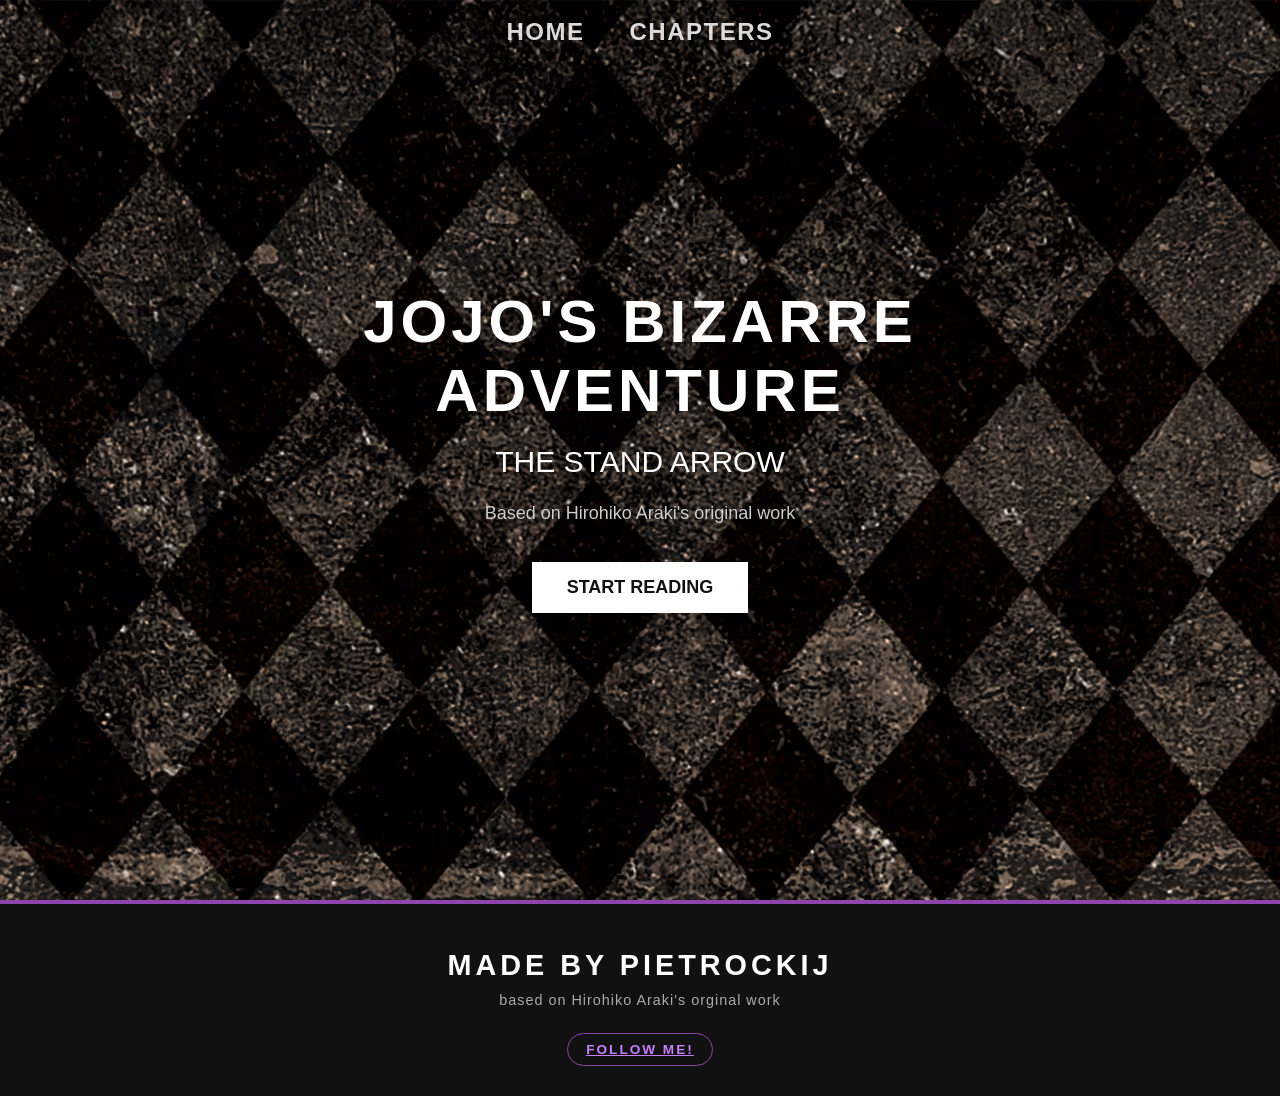
<file: index.html>
<!DOCTYPE html>
<html lang="en">
<head>
    <meta charset="UTF-8">
    <meta name="viewport" content="width=device-width, initial-scale=1.0">

    <title>JoJo's Bizarre Adventure - Fanfiction</title>

    <!-- CSS -->
    <link rel="stylesheet" href="CSS/style.css">
</head>

<body>

    <header>
        <nav>
            <a href="index.html">HOME</a>
            <a href="chapters.html">CHAPTERS</a>
        </nav>
    </header>

    <main>

        <section class="hero">

            <div class="hero-content">

                <h1>JOJO'S BIZARRE ADVENTURE</h1>

                <h2>THE STAND ARROW</h2>

                <p>
                    Based on Hirohiko Araki's original work
                </p>

                <a class="button" href="chapters.html">
                    START READING
                </a>

            </div>

        </section>
        <footer class="pie">
            <h1>MADE BY PIETROCKIJ</h1>
            <h2>based on Hirohiko Araki's orginal work</h2>
            <a class="button2" href="https://www.tiktok.com/@pietrockij?_r=1&_t=ZN-9AdacZfWn2c">follow me!</a>
        </footer>

</body>

</html>
</file>
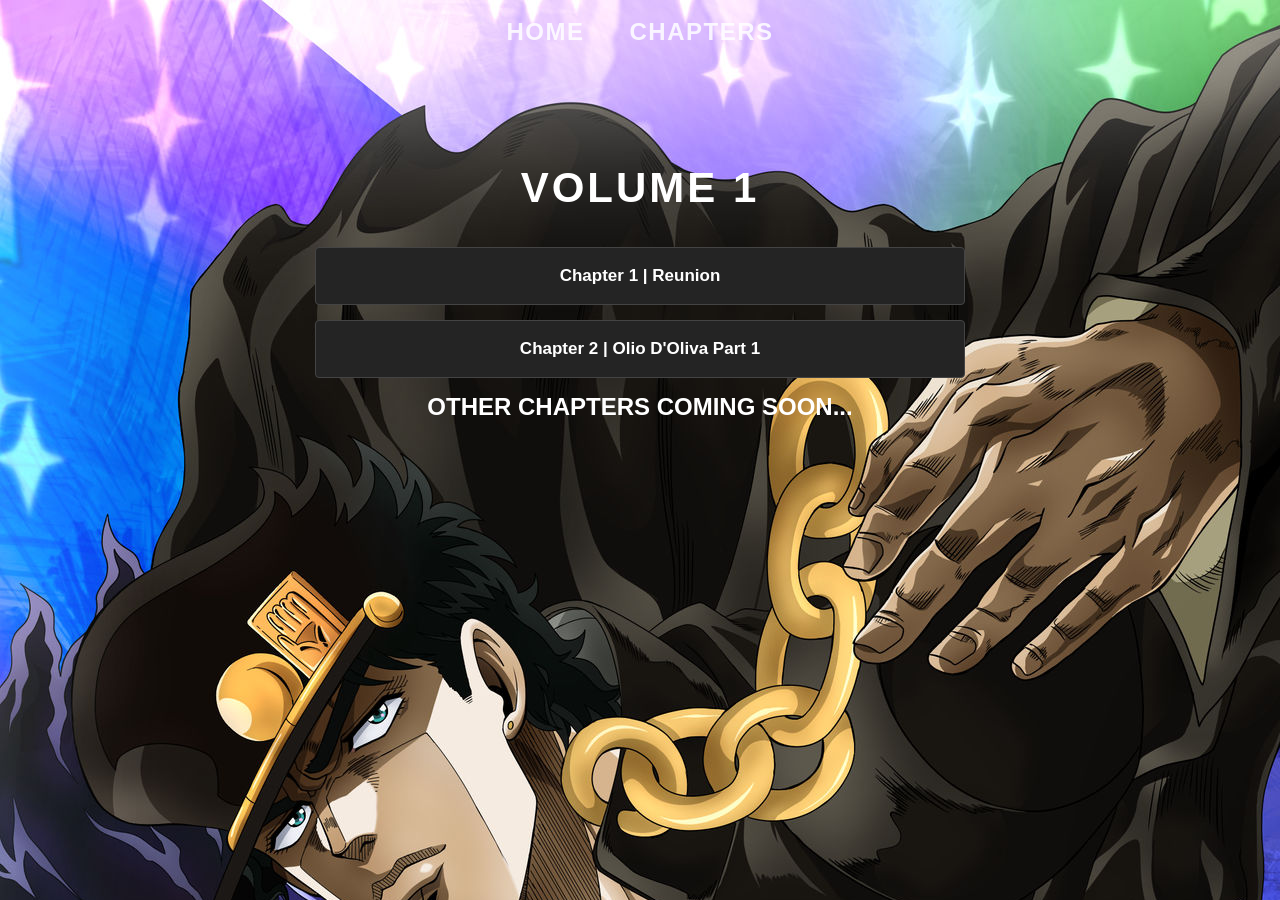
<file: chapters.html>
<!DOCTYPE html>
<html lang="en">
<head>
    <meta charset="UTF-8">
    <meta name="viewport" content="width=device-width, initial-scale=1.0">

    <title>JoJo's Bizarre Adventure - Fanfiction</title>

    <!-- CSS -->
    <link rel="stylesheet" href="CSS/chapters.css"
</head>

<body>

    <header>
        <nav>
            <a href="index.html">HOME</a>
            <a href="chapters.html">CHAPTERS</a>
        </nav>
    </header>
    <main>
        <section class="hero">
            <div class="hero-content">
                <h1>Volume 1</h1>
                <a class="button" href="chapters/chapter1.html">
                    Chapter 1 | Reunion
                </a>
                <a class="button" href="chapters/chapter2.html">
                    Chapter 2 | Olio D'Oliva Part 1
                </a>
                <h2>OTHER CHAPTERS COMING SOON...</h2>
            </div>

        </section>
    </main>
</file>
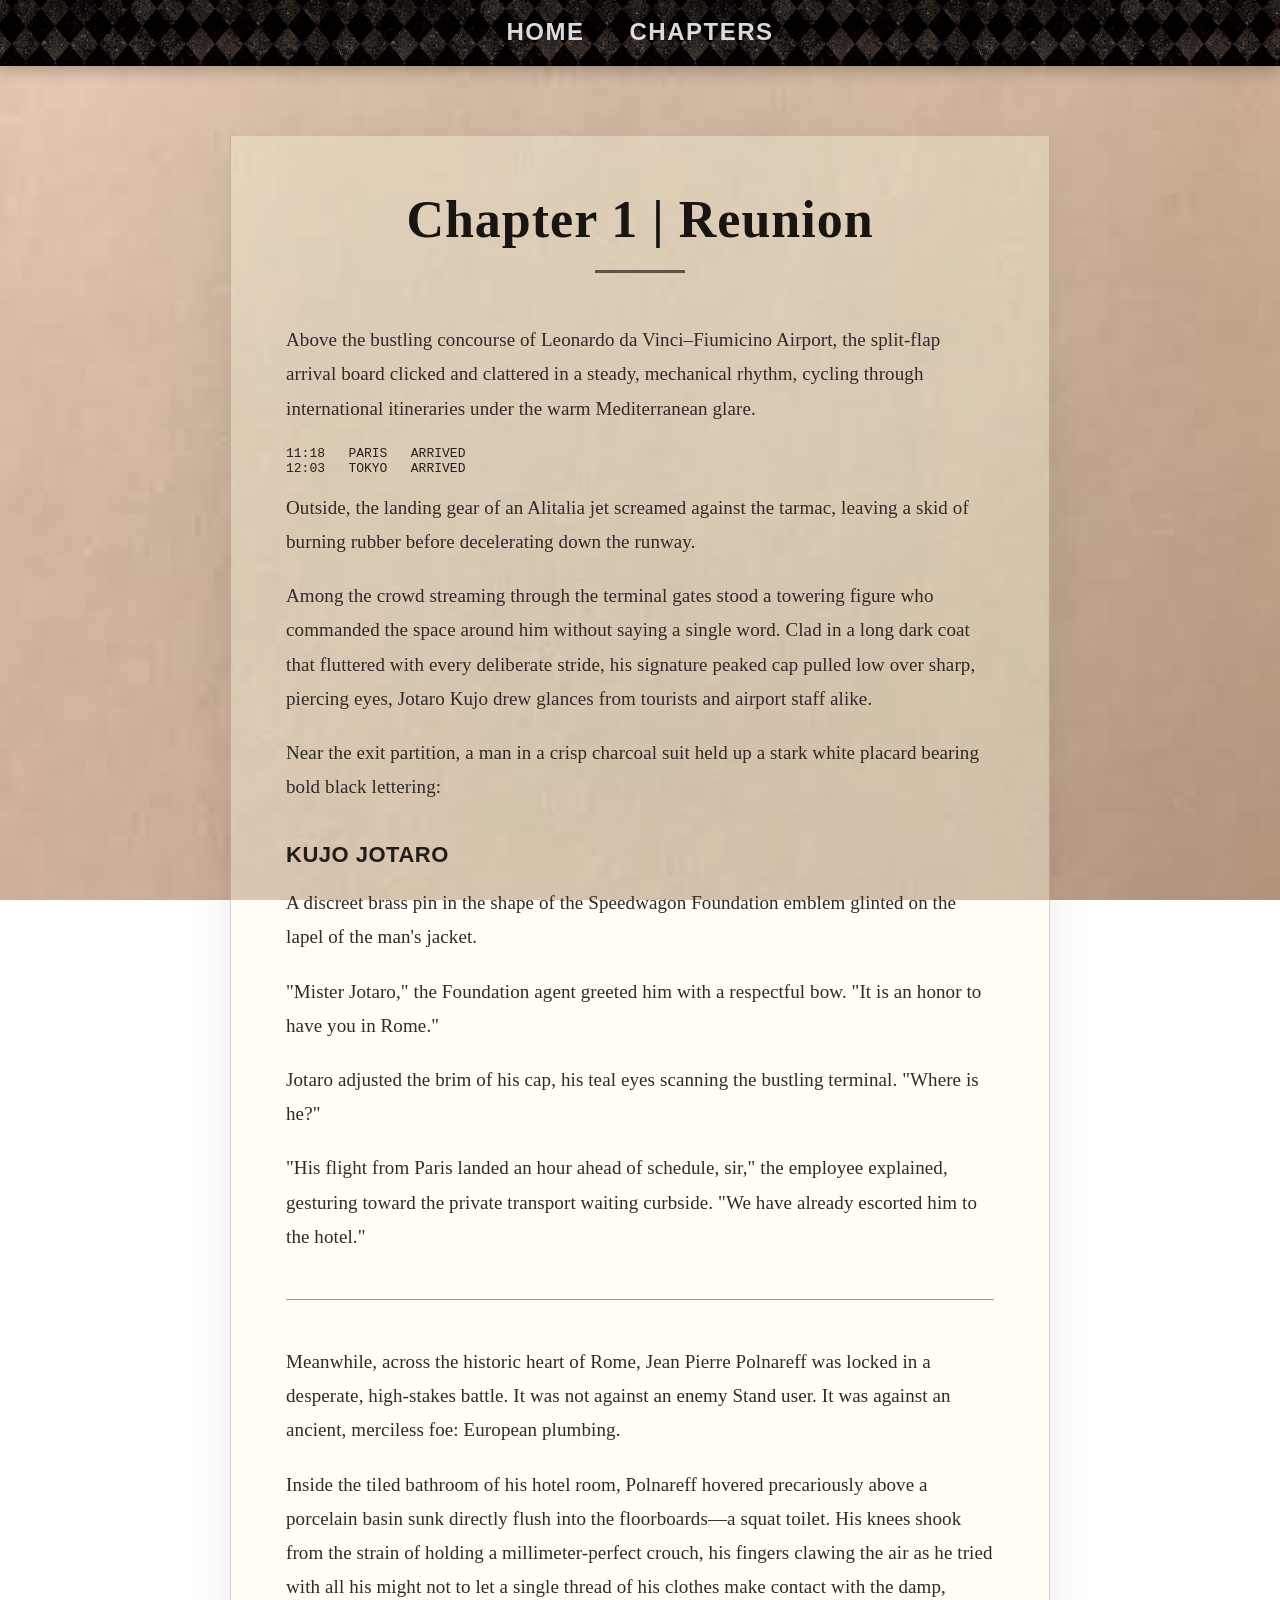
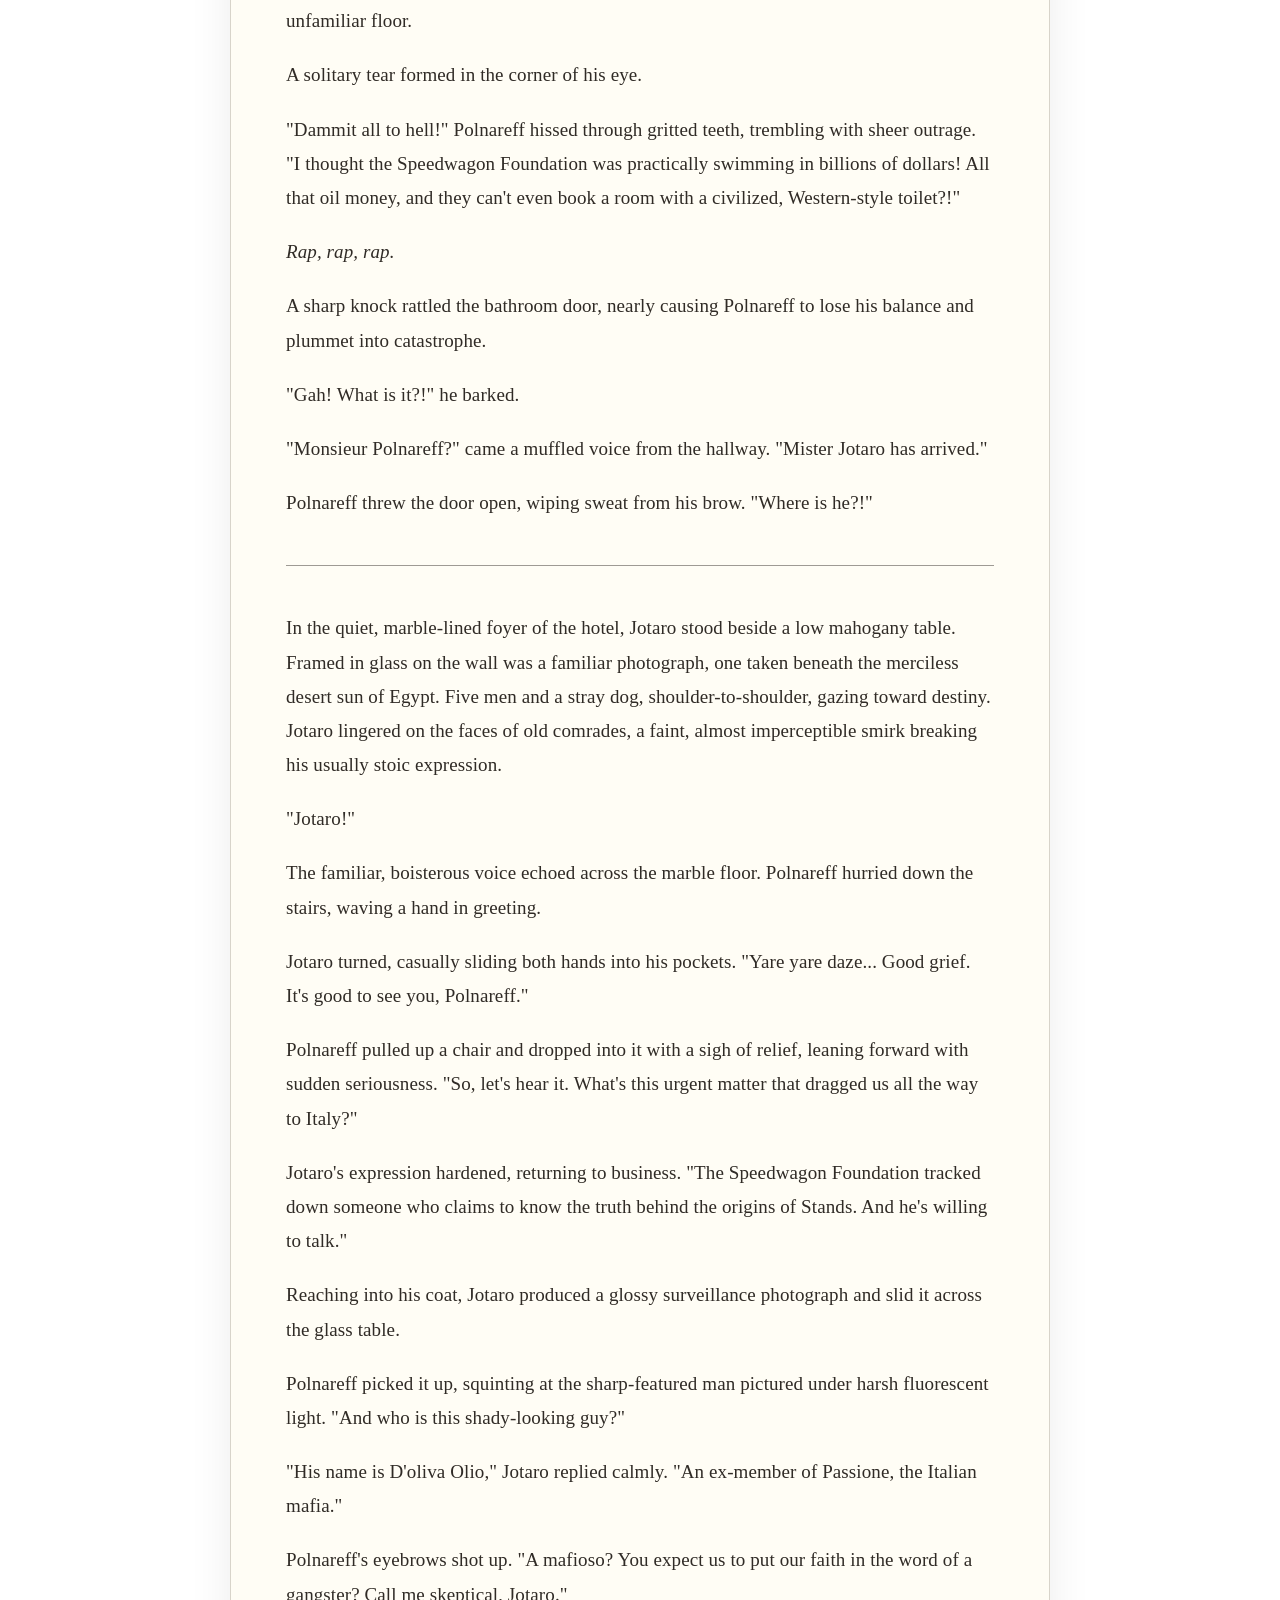
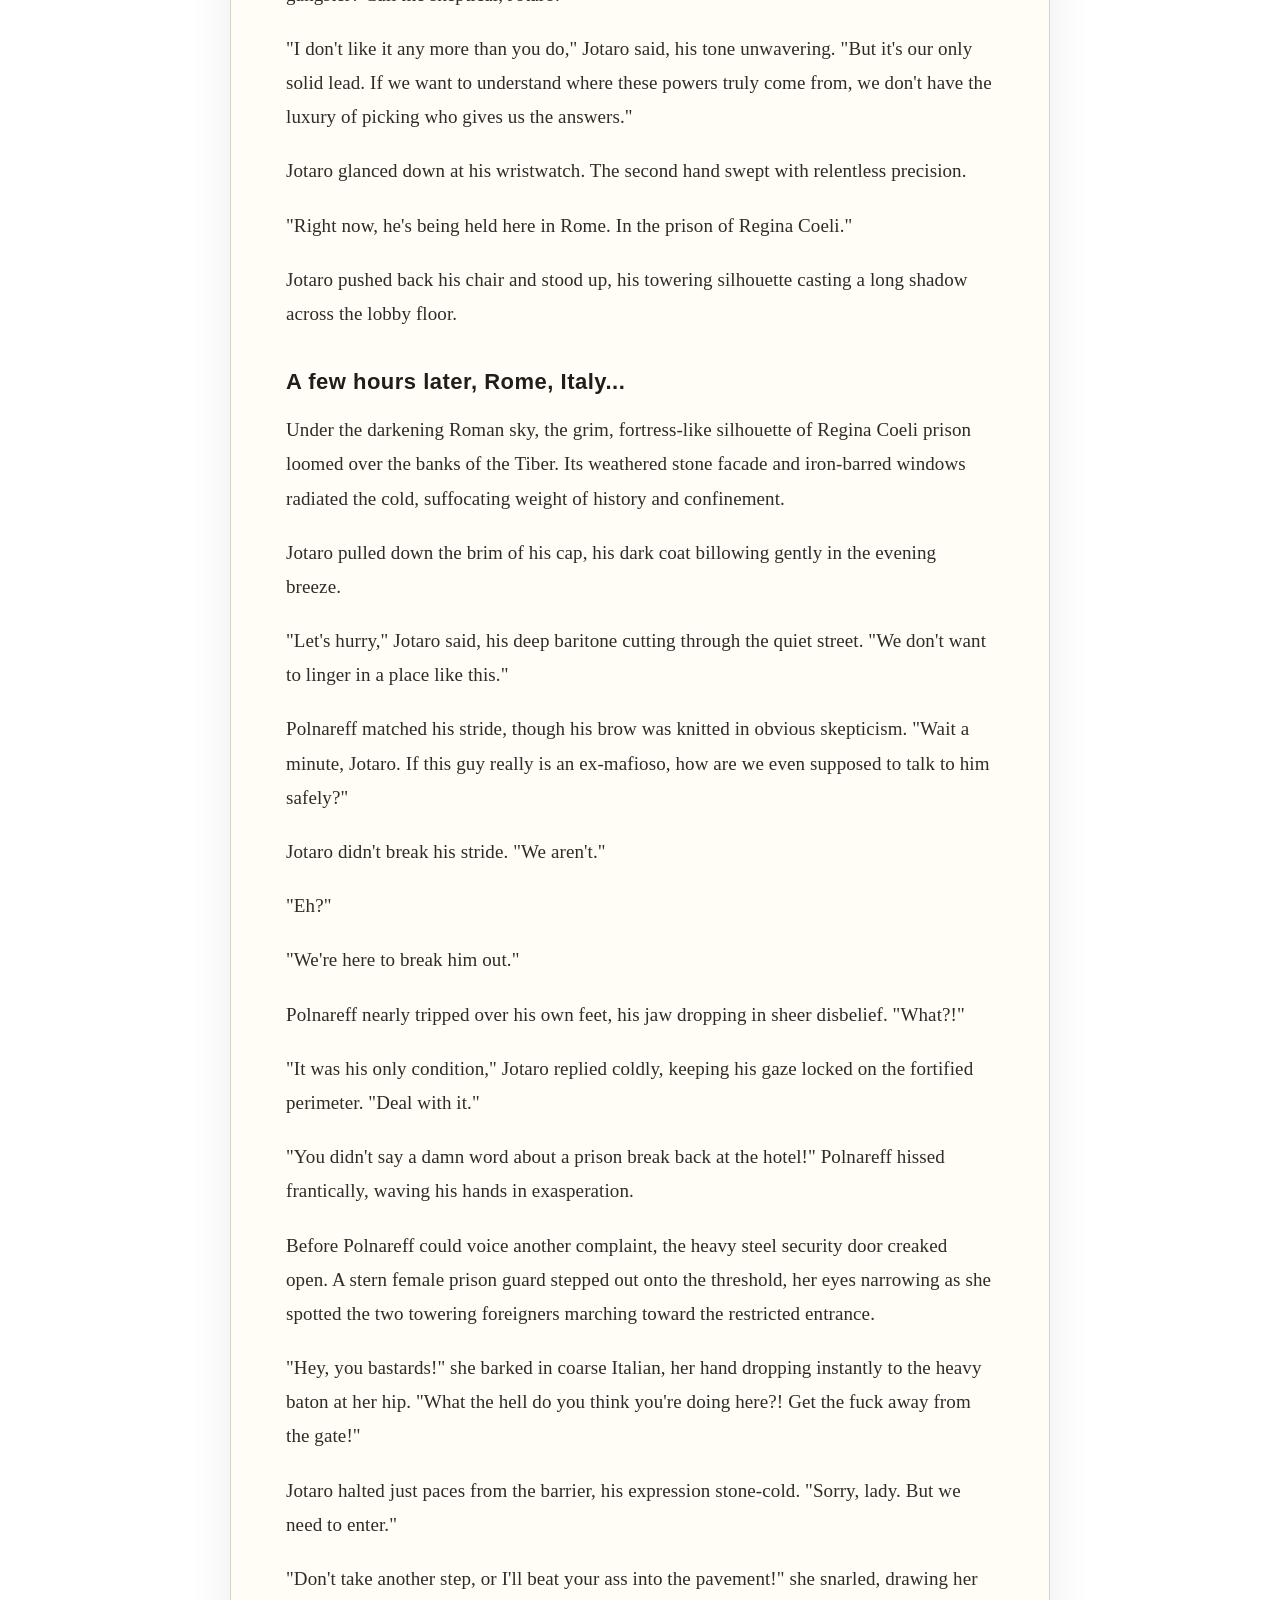
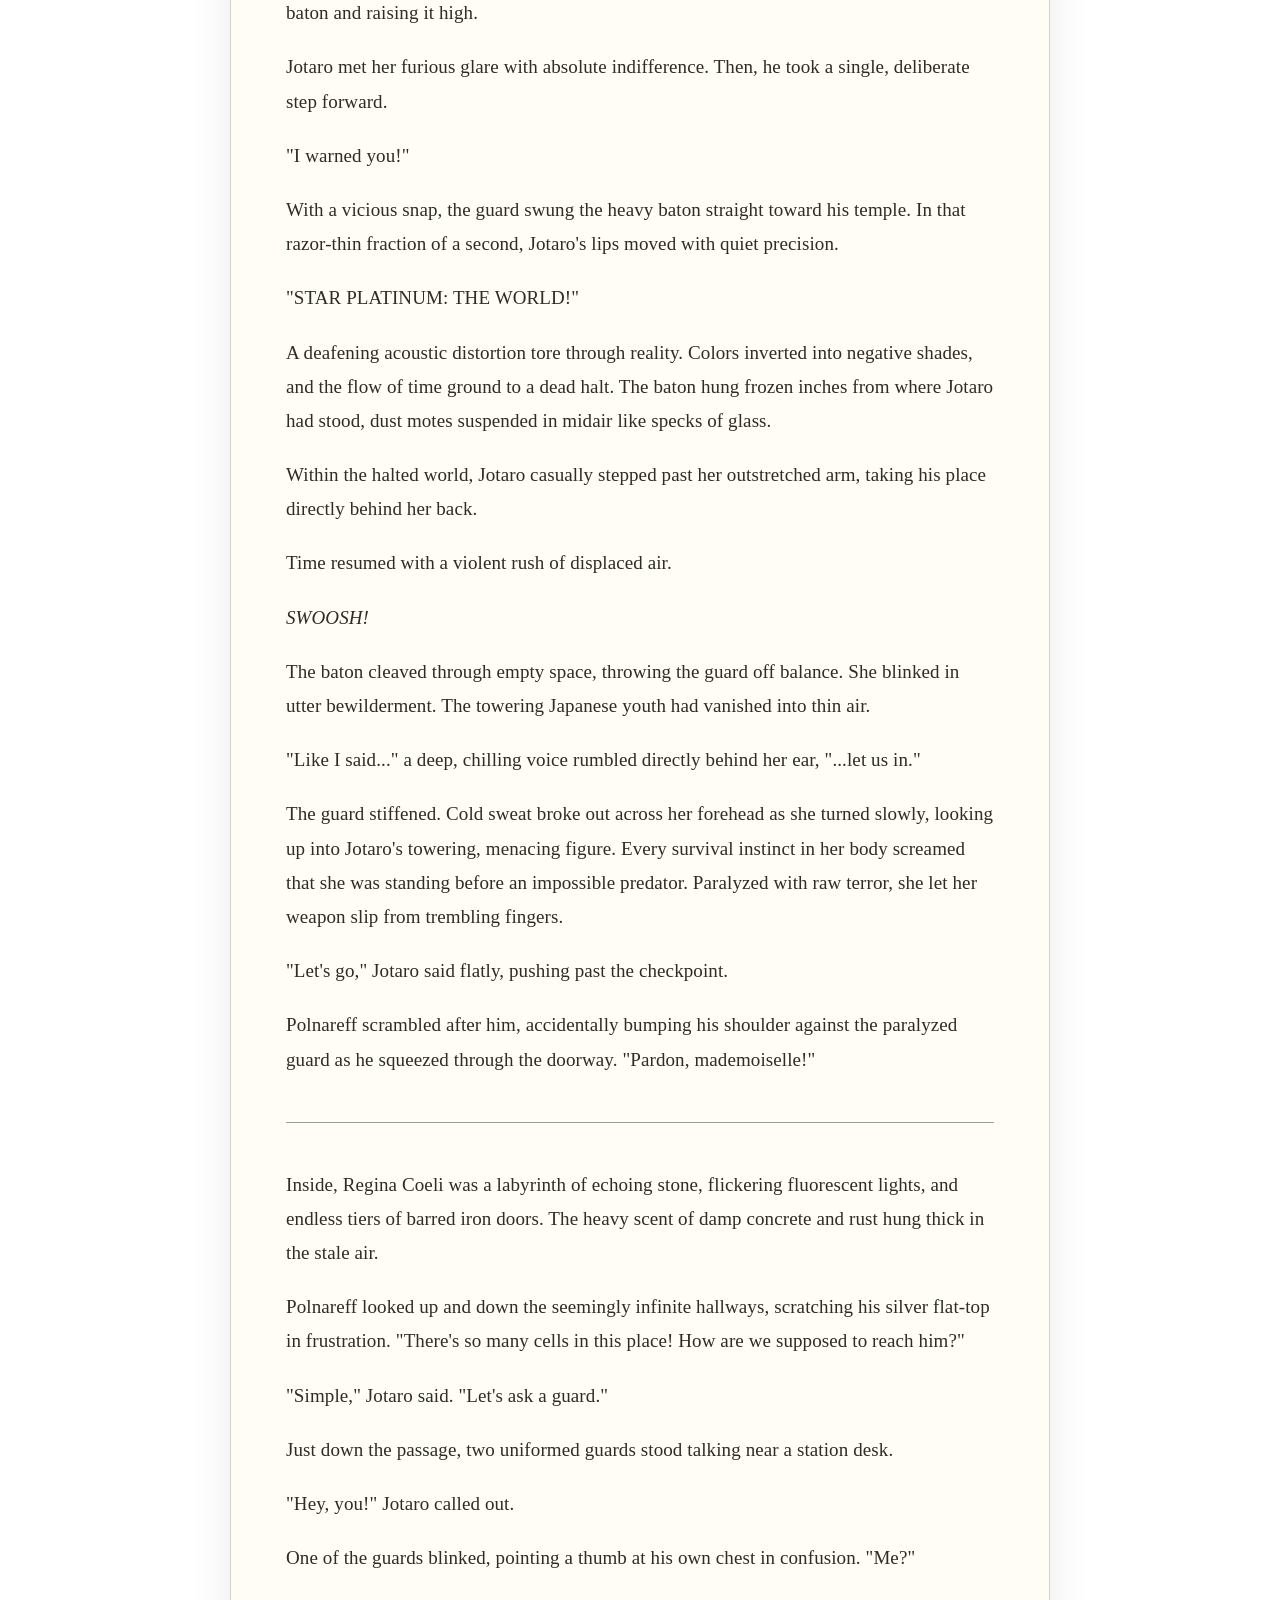
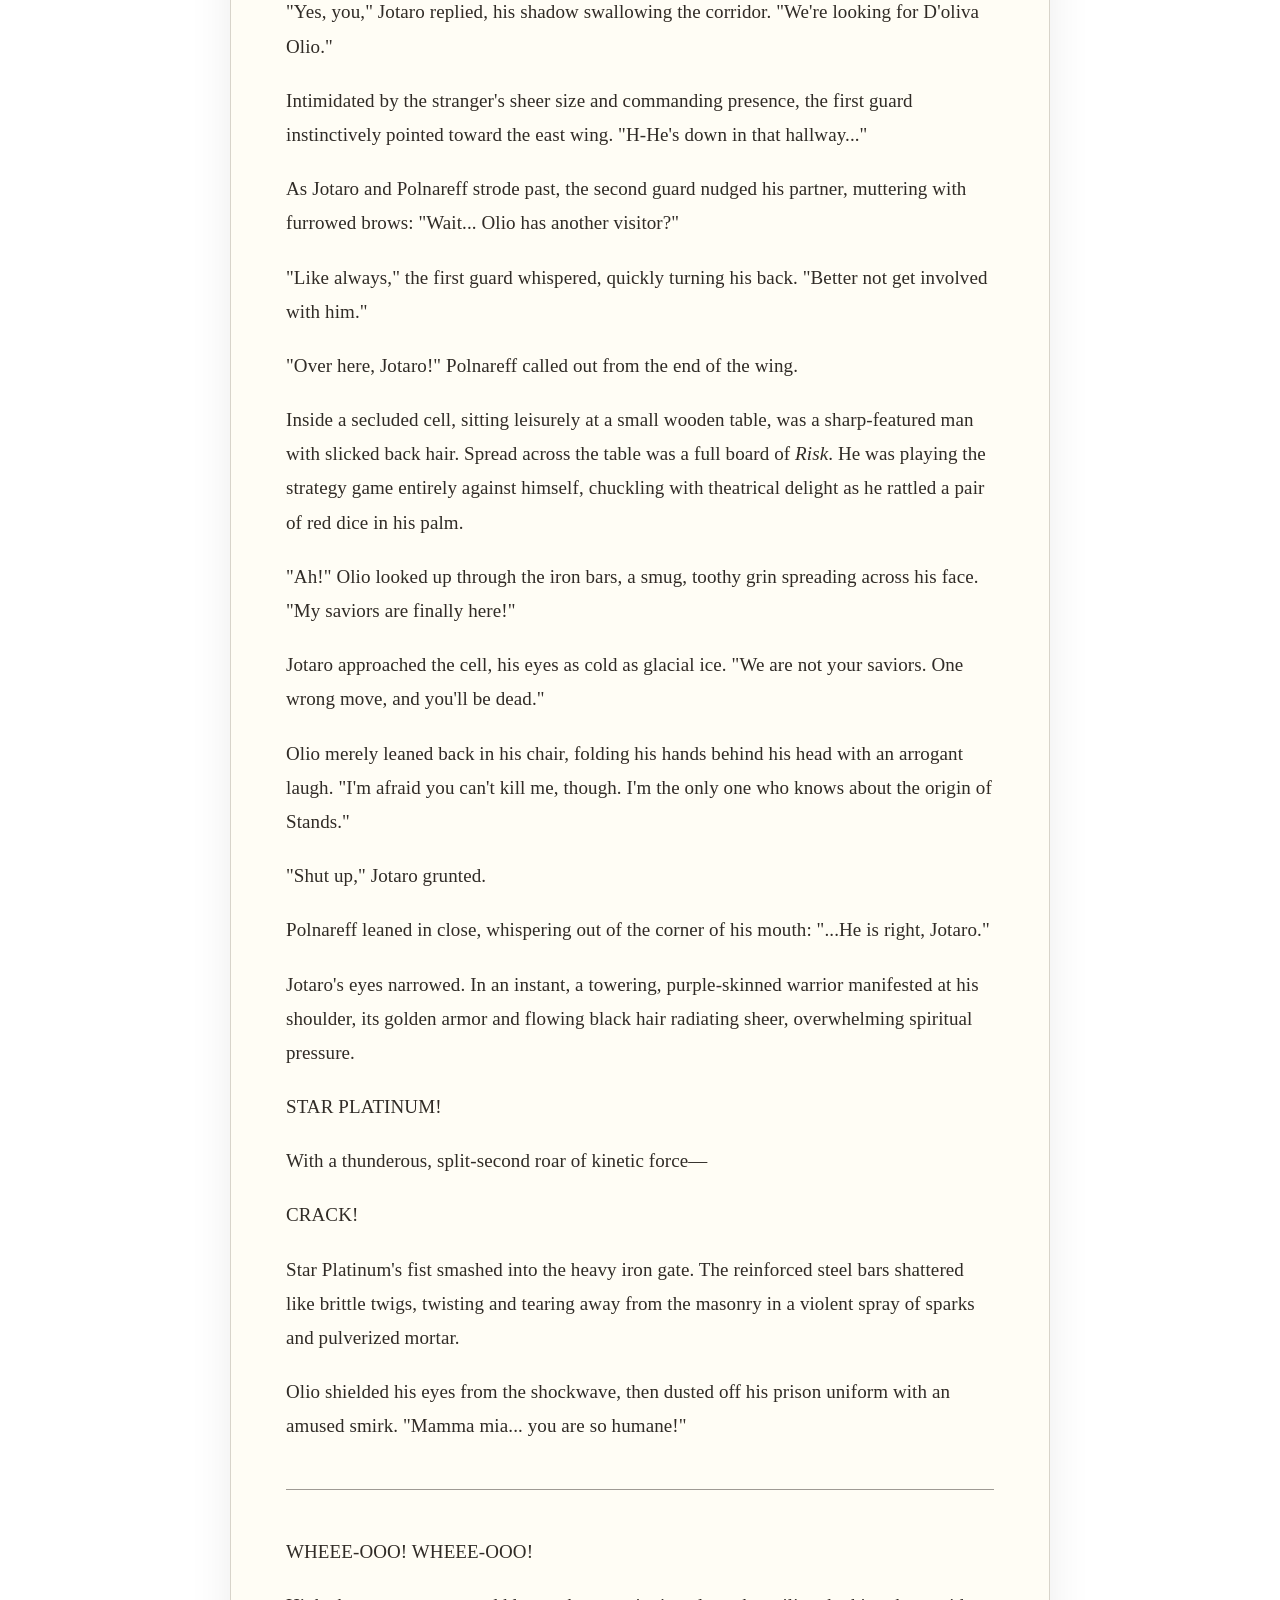
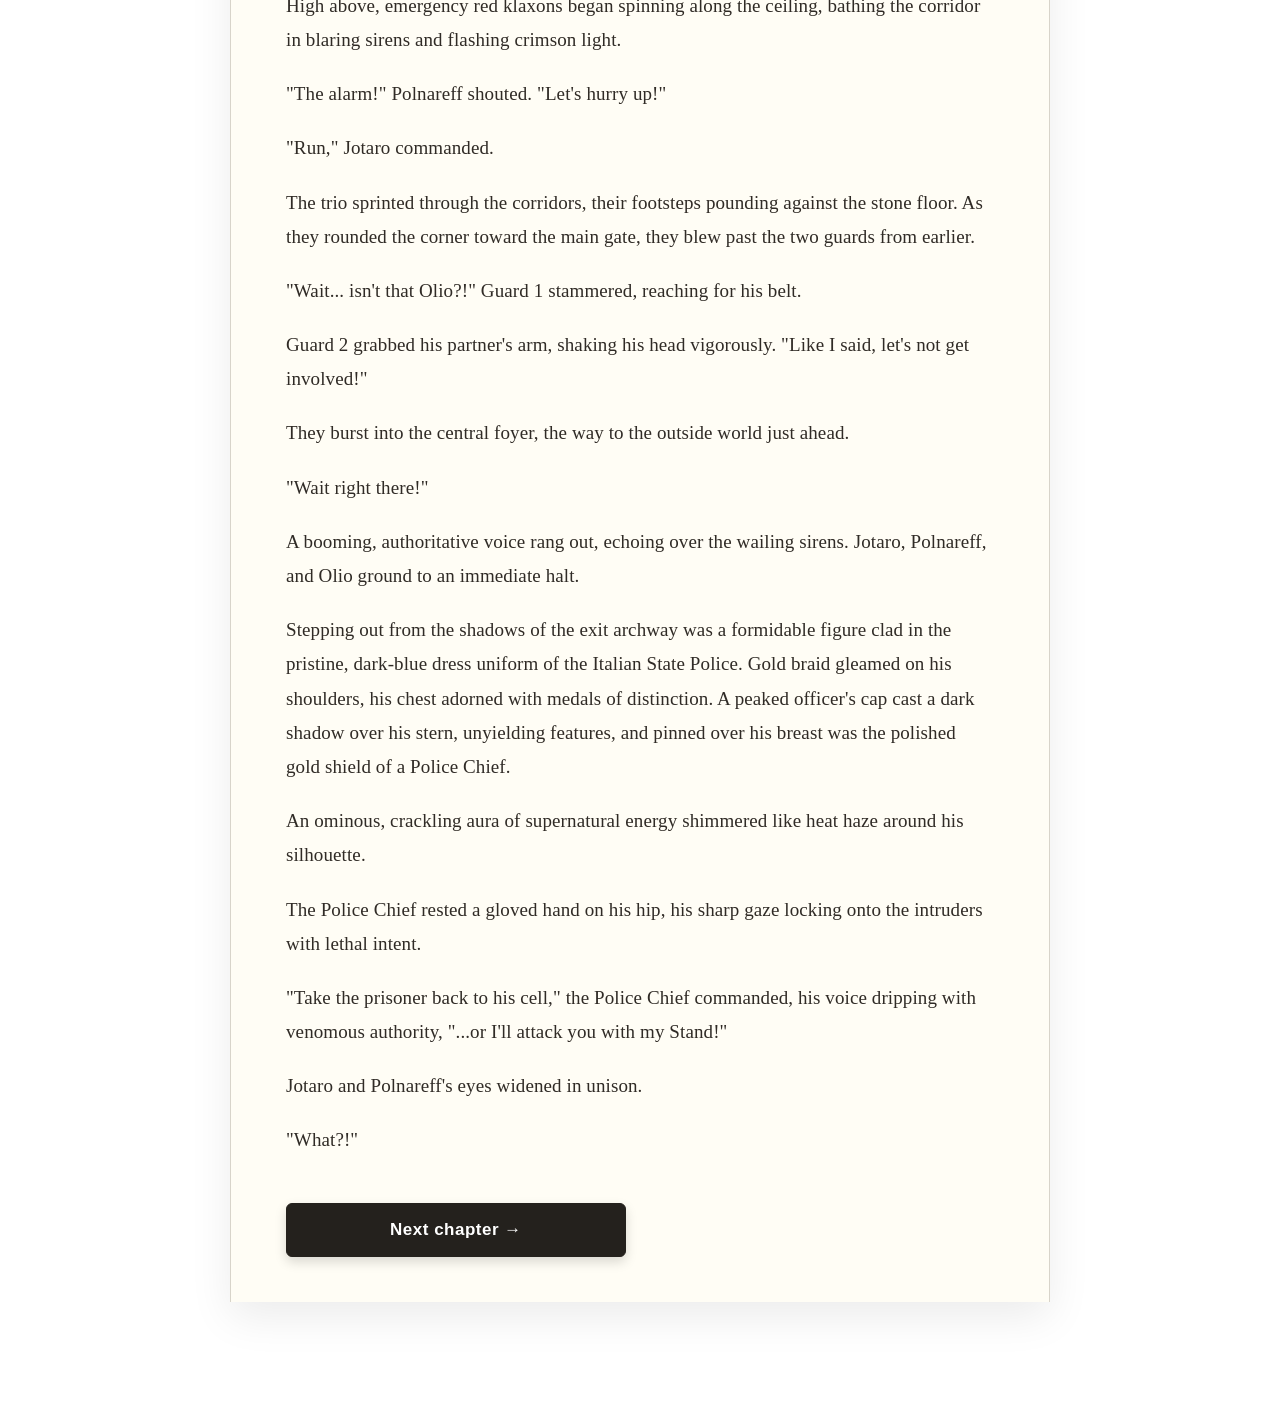
<file: chapters/chapter1.html>
<!DOCTYPE html>
<html lang="en">
<head>
    <meta charset="UTF-8">
    <meta name="viewport" content="width=device-width, initial-scale=1.0">

    <title>JoJo's Bizarre Adventure - Fanfiction</title>

    <!-- CSS -->
    <link rel="stylesheet" href="../CSS/chapterstyle.css"
</head>
<body>

    <header>
        <nav>
            <a href="../index.html">HOME</a>
            <a href="../chapters.html">CHAPTERS</a>
        </nav>
    </header>
    <main>
        <section class="hero">
            <div class="hero-content">
                <section id="scene-1">
            <h1>Chapter 1 | Reunion</h1>
            <p>Above the bustling concourse of Leonardo da Vinci–Fiumicino Airport, the split-flap arrival board clicked and clattered in a steady, mechanical rhythm, cycling through international itineraries under the warm Mediterranean glare.</p>

            <pre>
11:18   PARIS   ARRIVED
12:03   TOKYO   ARRIVED
            </pre>

            <p>Outside, the landing gear of an Alitalia jet screamed against the tarmac, leaving a skid of burning rubber before decelerating down the runway.</p>
            <p>Among the crowd streaming through the terminal gates stood a towering figure who commanded the space around him without saying a single word. Clad in a long dark coat that fluttered with every deliberate stride, his signature peaked cap pulled low over sharp, piercing eyes, Jotaro Kujo drew glances from tourists and airport staff alike.</p>
            <p>Near the exit partition, a man in a crisp charcoal suit held up a stark white placard bearing bold black lettering:</p>

            <h2>KUJO JOTARO</h2>

            <p>A discreet brass pin in the shape of the Speedwagon Foundation emblem glinted on the lapel of the man's jacket.</p>
            <p>"Mister Jotaro," the Foundation agent greeted him with a respectful bow. "It is an honor to have you in Rome."</p>
            <p>Jotaro adjusted the brim of his cap, his teal eyes scanning the bustling terminal. "Where is he?"</p>
            <p>"His flight from Paris landed an hour ahead of schedule, sir," the employee explained, gesturing toward the private transport waiting curbside. "We have already escorted him to the hotel."</p>
        </section>

        <hr>

        <section id="scene-2">
            <p>Meanwhile, across the historic heart of Rome, Jean Pierre Polnareff was locked in a desperate, high-stakes battle. It was not against an enemy Stand user. It was against an ancient, merciless foe: European plumbing.</p>
            <p>Inside the tiled bathroom of his hotel room, Polnareff hovered precariously above a porcelain basin sunk directly flush into the floorboards—a squat toilet. His knees shook from the strain of holding a millimeter-perfect crouch, his fingers clawing the air as he tried with all his might not to let a single thread of his clothes make contact with the damp, unfamiliar floor.</p>
            <p>A solitary tear formed in the corner of his eye.</p>
            <p>"Dammit all to hell!" Polnareff hissed through gritted teeth, trembling with sheer outrage. "I thought the Speedwagon Foundation was practically swimming in billions of dollars! All that oil money, and they can't even book a room with a civilized, Western-style toilet?!"</p>
            <p><em>Rap, rap, rap.</em></p>
            <p>A sharp knock rattled the bathroom door, nearly causing Polnareff to lose his balance and plummet into catastrophe.</p>
            <p>"Gah! What is it?!" he barked.</p>
            <p>"Monsieur Polnareff?" came a muffled voice from the hallway. "Mister Jotaro has arrived."</p>
            <p>Polnareff threw the door open, wiping sweat from his brow. "Where is he?!"</p>
        </section>

        <hr>

        <section id="scene-3">
            <p>In the quiet, marble-lined foyer of the hotel, Jotaro stood beside a low mahogany table. Framed in glass on the wall was a familiar photograph, one taken beneath the merciless desert sun of Egypt. Five men and a stray dog, shoulder-to-shoulder, gazing toward destiny. Jotaro lingered on the faces of old comrades, a faint, almost imperceptible smirk breaking his usually stoic expression.</p>
            <p>"Jotaro!"</p>
            <p>The familiar, boisterous voice echoed across the marble floor. Polnareff hurried down the stairs, waving a hand in greeting.</p>
            <p>Jotaro turned, casually sliding both hands into his pockets. "Yare yare daze... Good grief. It's good to see you, Polnareff."</p>
            <p>Polnareff pulled up a chair and dropped into it with a sigh of relief, leaning forward with sudden seriousness. "So, let's hear it. What's this urgent matter that dragged us all the way to Italy?"</p>
            <p>Jotaro's expression hardened, returning to business. "The Speedwagon Foundation tracked down someone who claims to know the truth behind the origins of Stands. And he's willing to talk."</p>
            <p>Reaching into his coat, Jotaro produced a glossy surveillance photograph and slid it across the glass table.</p>
            <p>Polnareff picked it up, squinting at the sharp-featured man pictured under harsh fluorescent light. "And who is this shady-looking guy?"</p>
            <p>"His name is D'oliva Olio," Jotaro replied calmly. "An ex-member of Passione, the Italian mafia."</p>
            <p>Polnareff's eyebrows shot up. "A mafioso? You expect us to put our faith in the word of a gangster? Call me skeptical, Jotaro."</p>
            <p>"I don't like it any more than you do," Jotaro said, his tone unwavering. "But it's our only solid lead. If we want to understand where these powers truly come from, we don't have the luxury of picking who gives us the answers."</p>
            <p>Jotaro glanced down at his wristwatch. The second hand swept with relentless precision.</p>
            <p>"Right now, he's being held here in Rome. In the prison of Regina Coeli."</p>
            <p>Jotaro pushed back his chair and stood up, his towering silhouette casting a long shadow across the lobby floor.</p>
        </section>

        <h2>A few hours later, Rome, Italy...</h2>

        <section id="scene-4">
            <p>Under the darkening Roman sky, the grim, fortress-like silhouette of Regina Coeli prison loomed over the banks of the Tiber. Its weathered stone facade and iron-barred windows radiated the cold, suffocating weight of history and confinement.</p>
            <p>Jotaro pulled down the brim of his cap, his dark coat billowing gently in the evening breeze.</p>
            <p>"Let's hurry," Jotaro said, his deep baritone cutting through the quiet street. "We don't want to linger in a place like this."</p>
            <p>Polnareff matched his stride, though his brow was knitted in obvious skepticism. "Wait a minute, Jotaro. If this guy really is an ex-mafioso, how are we even supposed to talk to him safely?"</p>
            <p>Jotaro didn't break his stride. "We aren't."</p>
            <p>"Eh?"</p>
            <p>"We're here to break him out."</p>
            <p>Polnareff nearly tripped over his own feet, his jaw dropping in sheer disbelief. "What?!"</p>
            <p>"It was his only condition," Jotaro replied coldly, keeping his gaze locked on the fortified perimeter. "Deal with it."</p>
            <p>"You didn't say a damn word about a prison break back at the hotel!" Polnareff hissed frantically, waving his hands in exasperation.</p>
            <p>Before Polnareff could voice another complaint, the heavy steel security door creaked open. A stern female prison guard stepped out onto the threshold, her eyes narrowing as she spotted the two towering foreigners marching toward the restricted entrance.</p>
            <p>"Hey, you bastards!" she barked in coarse Italian, her hand dropping instantly to the heavy baton at her hip. "What the hell do you think you're doing here?! Get the fuck away from the gate!"</p>
            <p>Jotaro halted just paces from the barrier, his expression stone-cold. "Sorry, lady. But we need to enter."</p>
            <p>"Don't take another step, or I'll beat your ass into the pavement!" she snarled, drawing her baton and raising it high.</p>
            <p>Jotaro met her furious glare with absolute indifference. Then, he took a single, deliberate step forward.</p>
            <p>"I warned you!"</p>
            <p>With a vicious snap, the guard swung the heavy baton straight toward his temple. In that razor-thin fraction of a second, Jotaro's lips moved with quiet precision.</p>

            <p>"STAR PLATINUM: THE WORLD!"</p>

            <p>A deafening acoustic distortion tore through reality. Colors inverted into negative shades, and the flow of time ground to a dead halt. The baton hung frozen inches from where Jotaro had stood, dust motes suspended in midair like specks of glass.</p>
            <p>Within the halted world, Jotaro casually stepped past her outstretched arm, taking his place directly behind her back.</p>
            <p>Time resumed with a violent rush of displaced air.</p>
            <p><em>SWOOSH!</em></p>
            <p>The baton cleaved through empty space, throwing the guard off balance. She blinked in utter bewilderment. The towering Japanese youth had vanished into thin air.</p>
            <p>"Like I said..." a deep, chilling voice rumbled directly behind her ear, "...let us in."</p>
            <p>The guard stiffened. Cold sweat broke out across her forehead as she turned slowly, looking up into Jotaro's towering, menacing figure. Every survival instinct in her body screamed that she was standing before an impossible predator. Paralyzed with raw terror, she let her weapon slip from trembling fingers.</p>
            <p>"Let's go," Jotaro said flatly, pushing past the checkpoint.</p>
            <p>Polnareff scrambled after him, accidentally bumping his shoulder against the paralyzed guard as he squeezed through the doorway. "Pardon, mademoiselle!"</p>
        </section>

        <hr>

        <section id="scene-5">
            <p>Inside, Regina Coeli was a labyrinth of echoing stone, flickering fluorescent lights, and endless tiers of barred iron doors. The heavy scent of damp concrete and rust hung thick in the stale air.</p>
            <p>Polnareff looked up and down the seemingly infinite hallways, scratching his silver flat-top in frustration. "There's so many cells in this place! How are we supposed to reach him?"</p>
            <p>"Simple," Jotaro said. "Let's ask a guard."</p>
            <p>Just down the passage, two uniformed guards stood talking near a station desk.</p>
            <p>"Hey, you!" Jotaro called out.</p>
            <p>One of the guards blinked, pointing a thumb at his own chest in confusion. "Me?"</p>
            <p>"Yes, you," Jotaro replied, his shadow swallowing the corridor. "We're looking for D'oliva Olio."</p>
            <p>Intimidated by the stranger's sheer size and commanding presence, the first guard instinctively pointed toward the east wing. "H-He's down in that hallway..."</p>
            <p>As Jotaro and Polnareff strode past, the second guard nudged his partner, muttering with furrowed brows: "Wait... Olio has another visitor?"</p>
            <p>"Like always," the first guard whispered, quickly turning his back. "Better not get involved with him."</p>
            <p>"Over here, Jotaro!" Polnareff called out from the end of the wing.</p>
            <p>Inside a secluded cell, sitting leisurely at a small wooden table, was a sharp-featured man with slicked back hair. Spread across the table was a full board of <em>Risk</em>. He was playing the strategy game entirely against himself, chuckling with theatrical delight as he rattled a pair of red dice in his palm.</p>
            <p>"Ah!" Olio looked up through the iron bars, a smug, toothy grin spreading across his face. "My saviors are finally here!"</p>
            <p>Jotaro approached the cell, his eyes as cold as glacial ice. "We are not your saviors. One wrong move, and you'll be dead."</p>
            <p>Olio merely leaned back in his chair, folding his hands behind his head with an arrogant laugh. "I'm afraid you can't kill me, though. I'm the only one who knows about the origin of Stands."</p>
            <p>"Shut up," Jotaro grunted.</p>
            <p>Polnareff leaned in close, whispering out of the corner of his mouth: "...He is right, Jotaro."</p>
            <p>Jotaro's eyes narrowed. In an instant, a towering, purple-skinned warrior manifested at his shoulder, its golden armor and flowing black hair radiating sheer, overwhelming spiritual pressure.</p>

            <p>STAR PLATINUM!</p>

            <p>With a thunderous, split-second roar of kinetic force—</p>
            <p>CRACK!</p>
            <p>Star Platinum's fist smashed into the heavy iron gate. The reinforced steel bars shattered like brittle twigs, twisting and tearing away from the masonry in a violent spray of sparks and pulverized mortar.</p>
            <p>Olio shielded his eyes from the shockwave, then dusted off his prison uniform with an amused smirk. "Mamma mia... you are so humane!"</p>
        </section>

        <hr>

        <section id="scene-6">
            <p>WHEEE-OOO! WHEEE-OOO!</p>
            <p>High above, emergency red klaxons began spinning along the ceiling, bathing the corridor in blaring sirens and flashing crimson light.</p>
            <p>"The alarm!" Polnareff shouted. "Let's hurry up!"</p>
            <p>"Run," Jotaro commanded.</p>
            <p>The trio sprinted through the corridors, their footsteps pounding against the stone floor. As they rounded the corner toward the main gate, they blew past the two guards from earlier.</p>
            <p>"Wait... isn't that Olio?!" Guard 1 stammered, reaching for his belt.</p>
            <p>Guard 2 grabbed his partner's arm, shaking his head vigorously. "Like I said, let's not get involved!"</p>
            <p>They burst into the central foyer, the way to the outside world just ahead.</p>
            <p>"Wait right there!"</p>
            <p>A booming, authoritative voice rang out, echoing over the wailing sirens. Jotaro, Polnareff, and Olio ground to an immediate halt.</p>
            <p>Stepping out from the shadows of the exit archway was a formidable figure clad in the pristine, dark-blue dress uniform of the Italian State Police. Gold braid gleamed on his shoulders, his chest adorned with medals of distinction. A peaked officer's cap cast a dark shadow over his stern, unyielding features, and pinned over his breast was the polished gold shield of a Police Chief.</p>
            <p>An ominous, crackling aura of supernatural energy shimmered like heat haze around his silhouette.</p>
            <p>The Police Chief rested a gloved hand on his hip, his sharp gaze locking onto the intruders with lethal intent.</p>
            <p>"Take the prisoner back to his cell," the Police Chief commanded, his voice dripping with venomous authority, "...or I'll attack you with my Stand!"</p>
            <p>Jotaro and Polnareff's eyes widened in unison.</p>
            <p>"What?!"</p>
        </section>
            <a class="button" href="Chapter2.html">
                    Next chapter →
            </a>
</file>
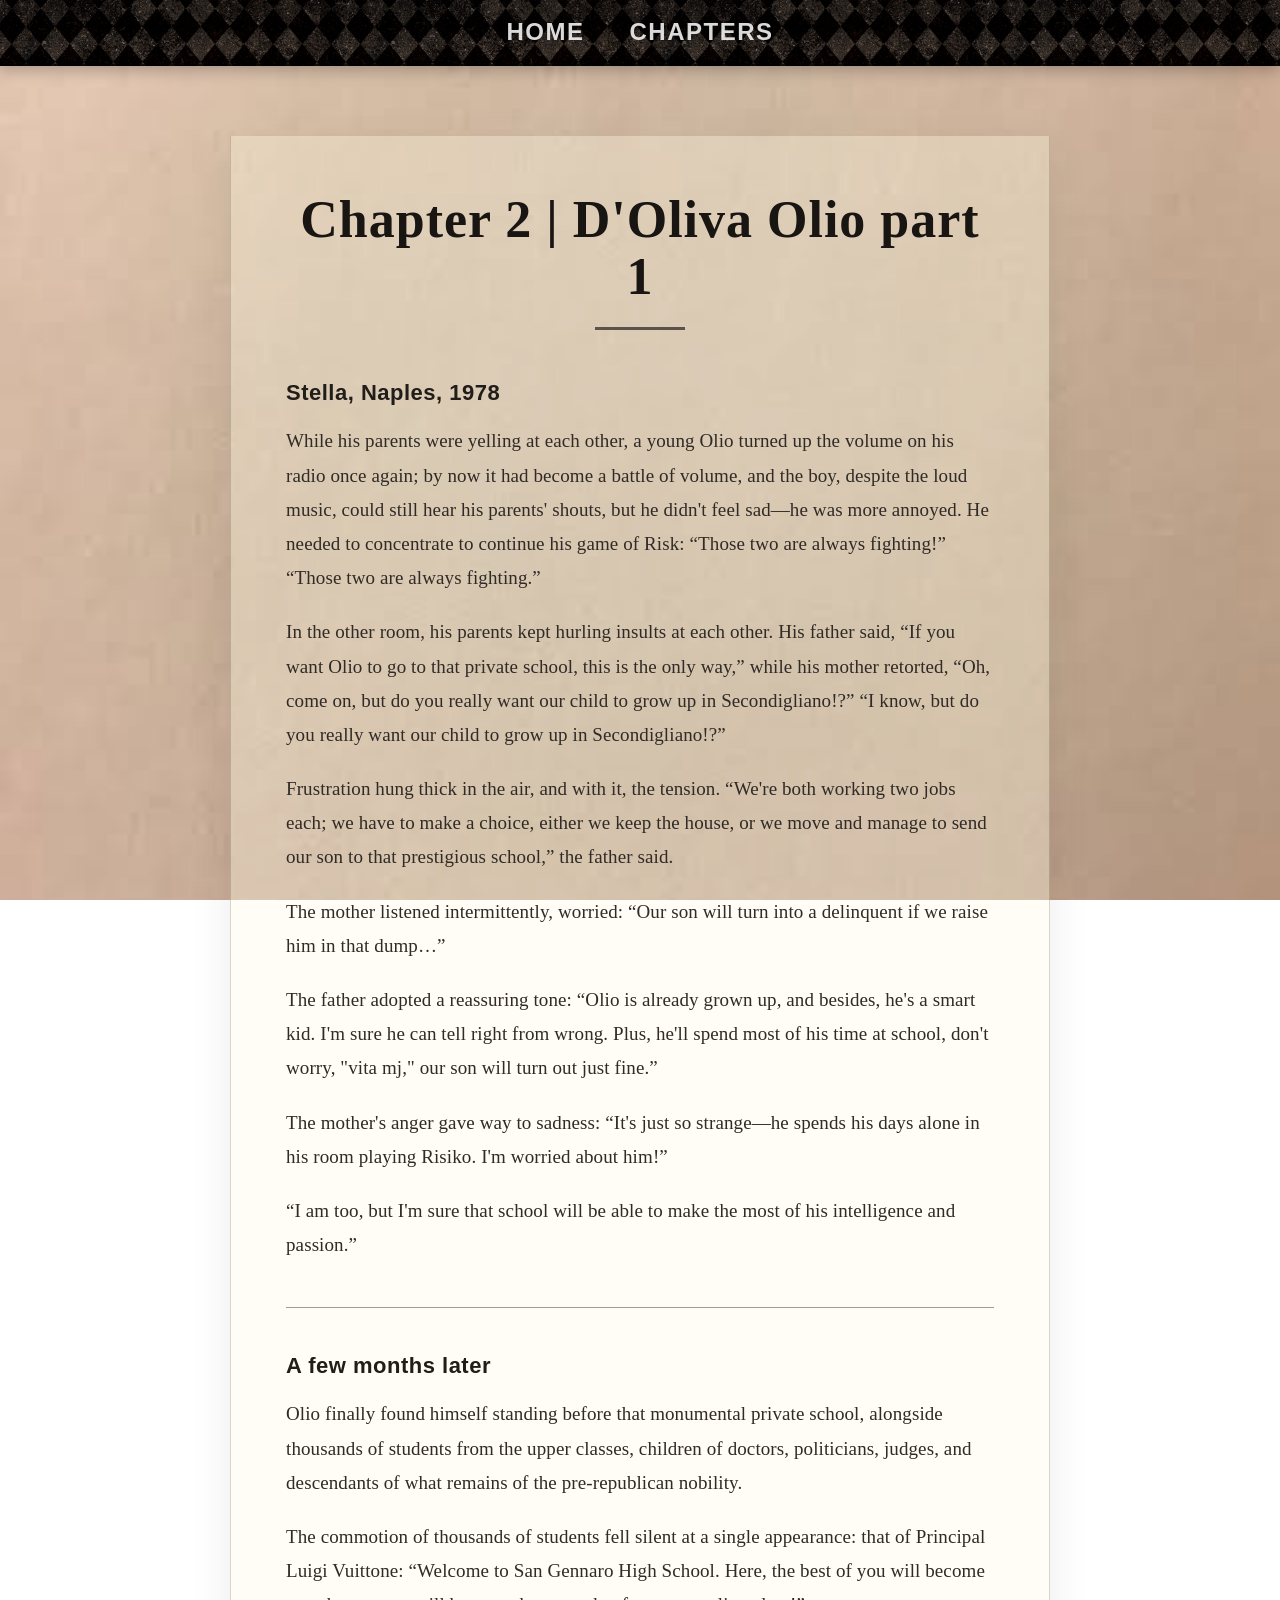
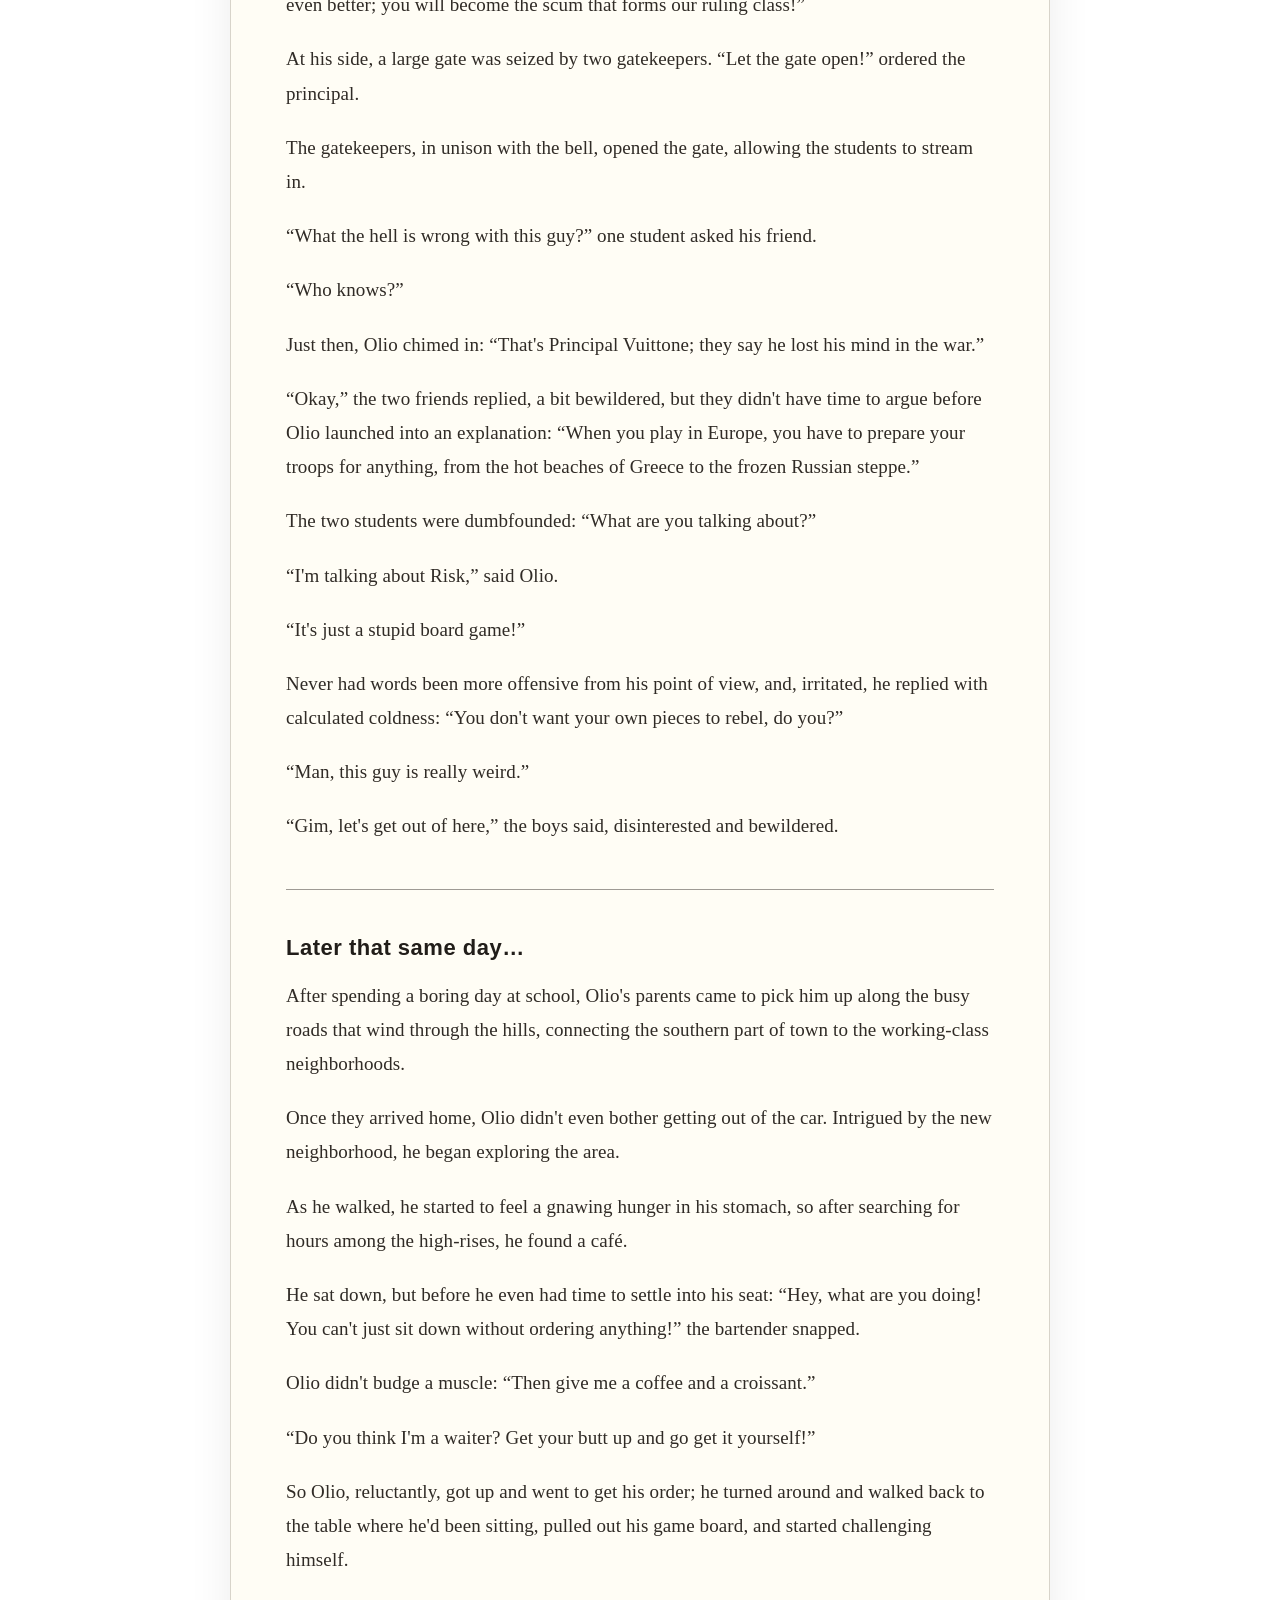
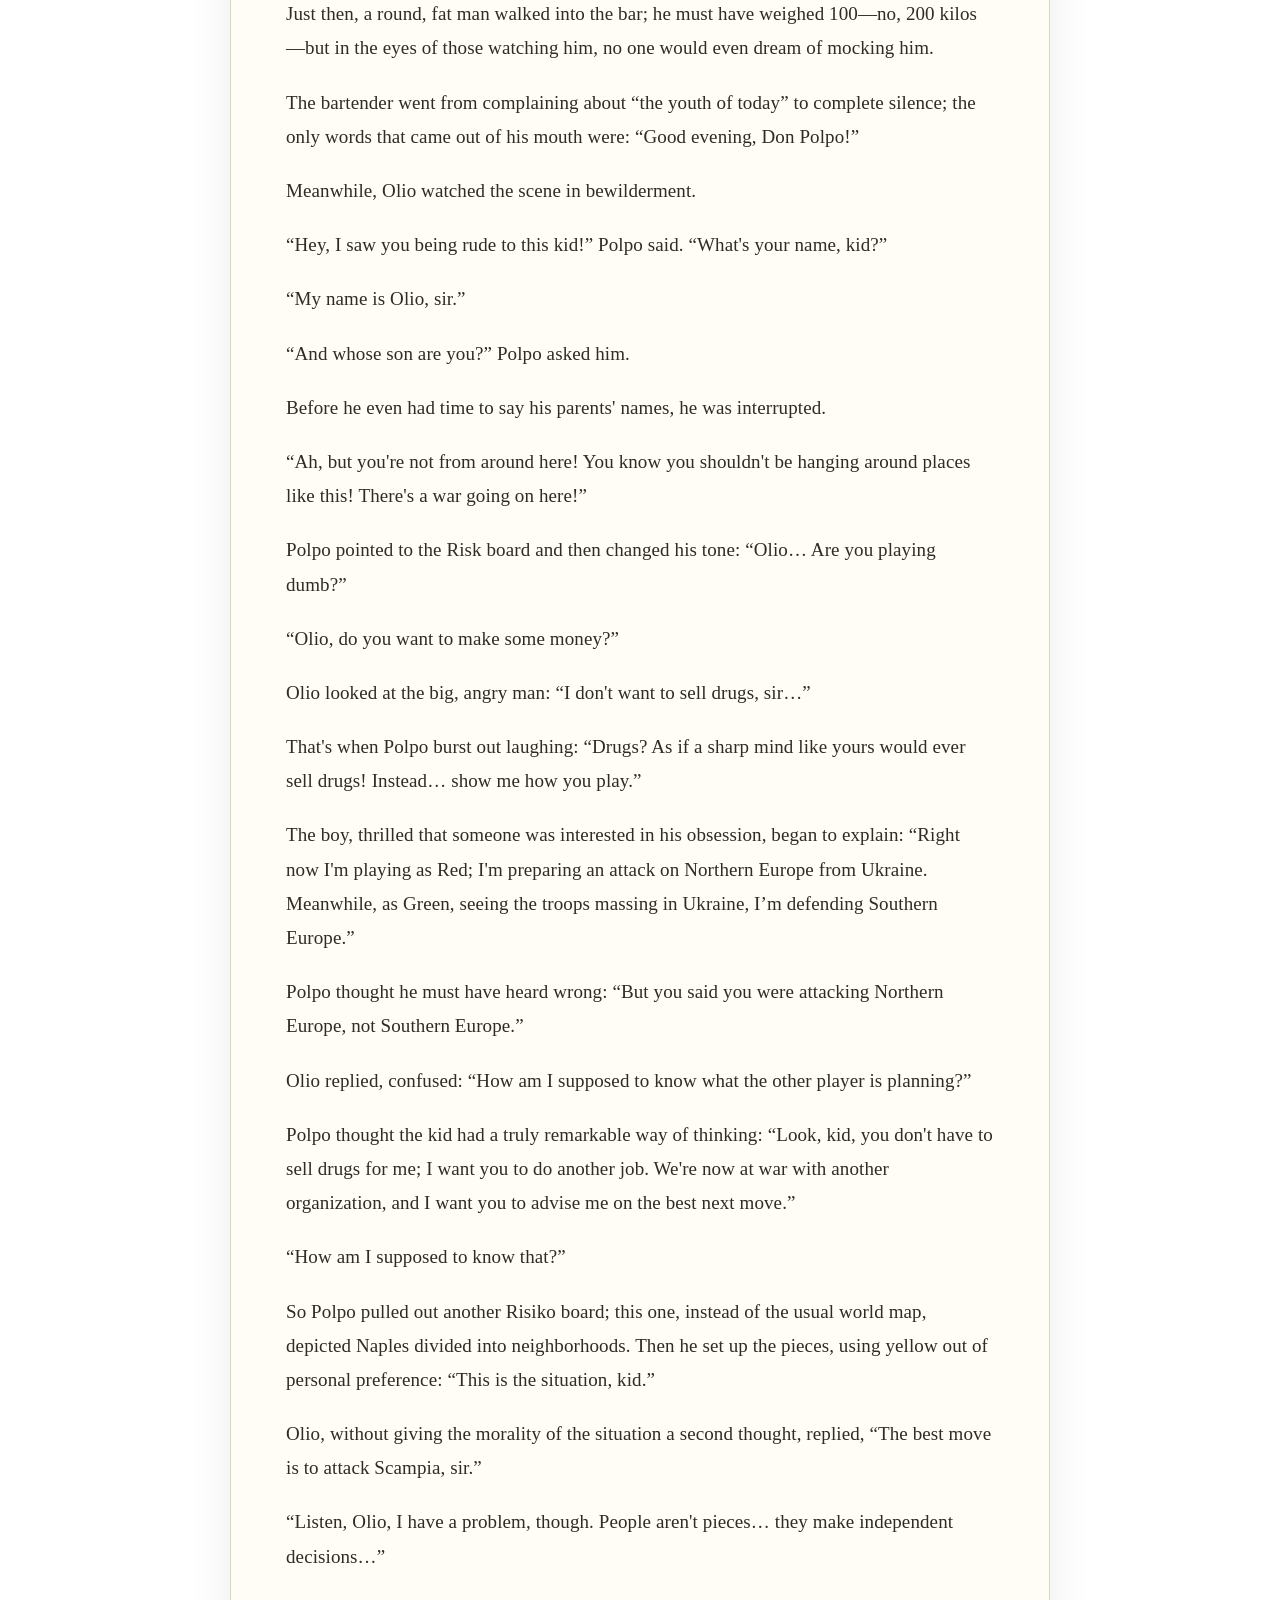
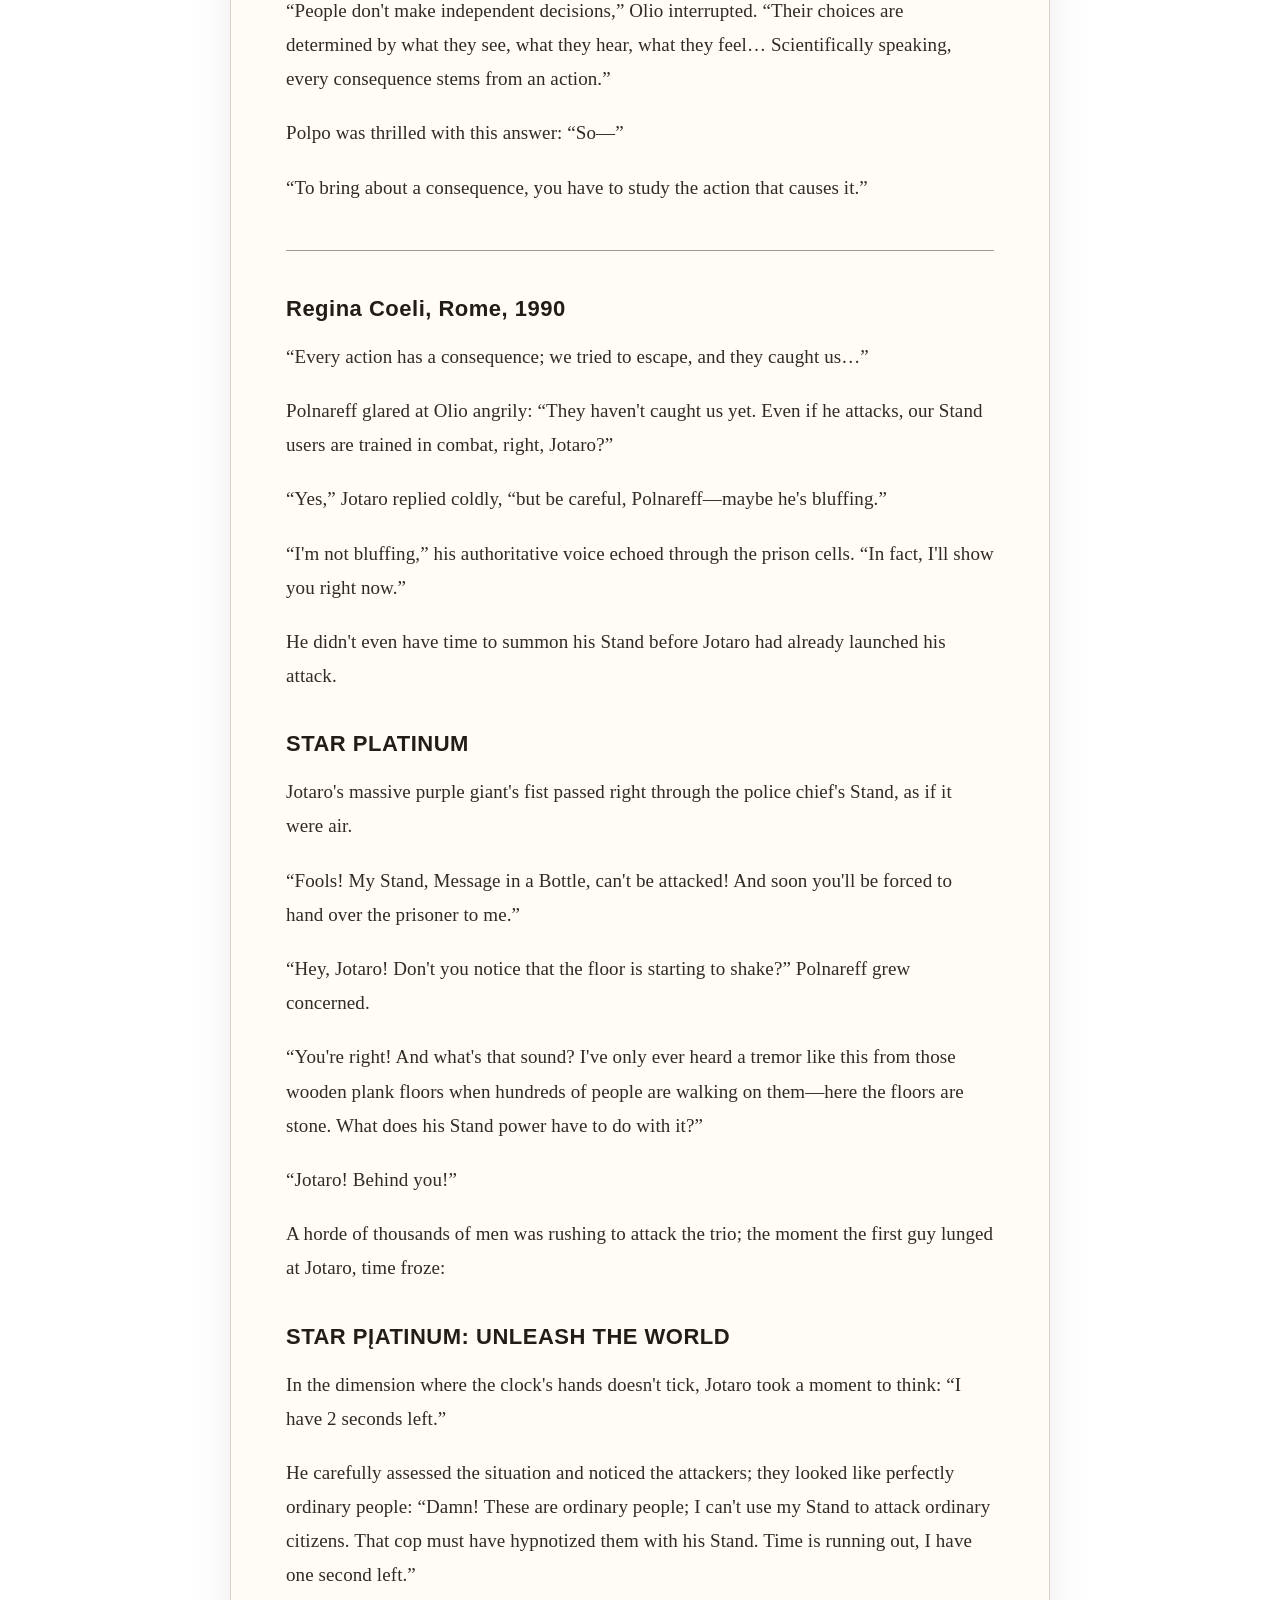
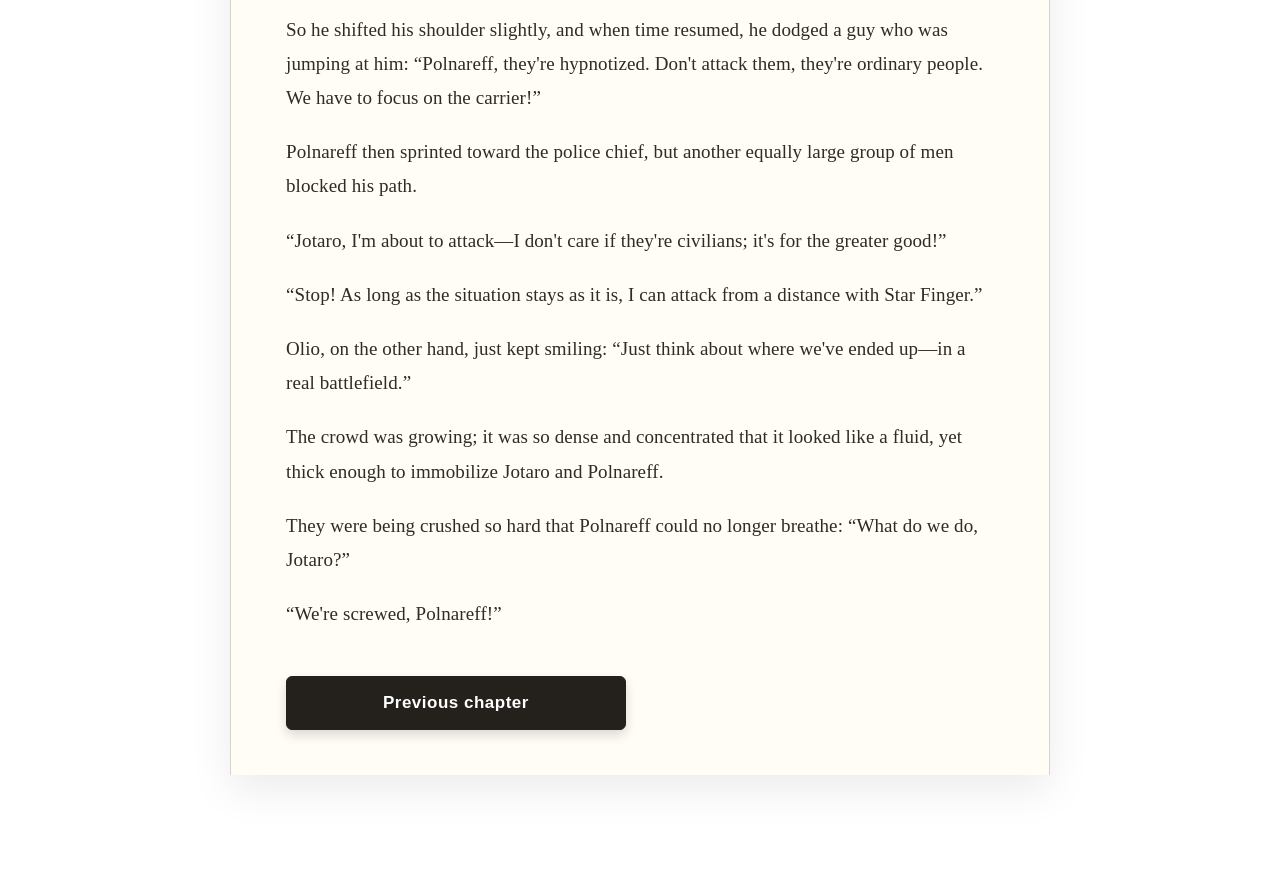
<file: chapters/chapter2.html>
<!DOCTYPE html>
<html lang="en">
<head>
    <meta charset="UTF-8">
    <meta name="viewport" content="width=device-width, initial-scale=1.0">

    <title>JoJo's Bizarre Adventure - Fanfiction</title>

    <!-- CSS -->
    <link rel="stylesheet" href="../CSS/chapterstyle.css"
/head>
<body>

    <header>
        <nav>
            <a href="../index.html">HOME</a>
            <a href="../chapters.html">CHAPTERS</a>
        </nav>
    </header>
    <main>
        <section class="hero">
            <div class="hero-content">
                <h1>Chapter 2 | D'Oliva Olio part 1</h1>
                <h2>Stella, Naples, 1978</h2>
                <p>While his parents were yelling at each other, a young Olio turned up the volume on his radio once again; by now it had become a battle of volume, and the boy, despite the loud music, could still hear his parents' shouts, but he didn't feel sad—he was more annoyed. He needed to concentrate to continue his game of Risk: “Those two are always fighting!” “Those two are always fighting.”</p>
                <p>In the other room, his parents kept hurling insults at each other. His father said, “If you want Olio to go to that private school, this is the only way,” while his mother retorted, “Oh, come on, but do you really want our child to grow up in Secondigliano!?” “I know, but do you really want our child to grow up in Secondigliano!?”</p>
                <p>Frustration hung thick in the air, and with it, the tension. “We're both working two jobs each; we have to make a choice, either we keep the house, or we move and manage to send our son to that prestigious school,” the father said.</p>
                <p>The mother listened intermittently, worried: “Our son will turn into a delinquent if we raise him in that dump…”</p>
                <p>The father adopted a reassuring tone: “Olio is already grown up, and besides, he's a smart kid. I'm sure he can tell right from wrong. Plus, he'll spend most of his time at school, don't worry, "vita mj," our son will turn out just fine.”</p>
                <p>The mother's anger gave way to sadness: “It's just so strange—he spends his days alone in his room playing Risiko. I'm worried about him!”</p>
                <p>“I am too, but I'm sure that school will be able to make the most of his intelligence and passion.”</p>
                <hr>
                <h2>A few months later</h2>
                <p>Olio finally found himself standing before that monumental private school, alongside thousands of students from the upper classes, children of doctors, politicians, judges, and descendants of what remains of the pre-republican nobility.</p>
                <p>The commotion of thousands of students fell silent at a single appearance: that of Principal Luigi Vuittone: “Welcome to San Gennaro High School. Here, the best of you will become even better; you will become the scum that forms our ruling class!”</p>
                <p>At his side, a large gate was seized by two gatekeepers. “Let the gate open!” ordered the principal.</p>
                <p>The gatekeepers, in unison with the bell, opened the gate, allowing the students to stream in.</p>
                <p>“What the hell is wrong with this guy?” one student asked his friend.</p>
                <p>“Who knows?”</p>
                <p>Just then, Olio chimed in: “That's Principal Vuittone; they say he lost his mind in the war.”</p>
                <p>“Okay,” the two friends replied, a bit bewildered, but they didn't have time to argue before Olio launched into an explanation: “When you play in Europe, you have to prepare your troops for anything, from the hot beaches of Greece to the frozen Russian steppe.”</p>
                <p>The two students were dumbfounded: “What are you talking about?”</p>
                <p>“I'm talking about Risk,” said Olio.</p>
                <p>“It's just a stupid board game!”</p>
                <p>Never had words been more offensive from his point of view, and, irritated, he replied with calculated coldness: “You don't want your own pieces to rebel, do you?”</p>
                <p>“Man, this guy is really weird.”</p>
                <p>“Gim, let's get out of here,” the boys said, disinterested and bewildered.</p>
                <hr>
                <h2>Later that same day…</h2>
                <p>After spending a boring day at school, Olio's parents came to pick him up along the busy roads that wind through the hills, connecting the southern part of town to the working-class neighborhoods.</p>
                <p>Once they arrived home, Olio didn't even bother getting out of the car. Intrigued by the new neighborhood, he began exploring the area.</p>
                <p>As he walked, he started to feel a gnawing hunger in his stomach, so after searching for hours among the high-rises, he found a café.</p>
                <p>He sat down, but before he even had time to settle into his seat: “Hey, what are you doing! You can't just sit down without ordering anything!” the bartender snapped.</p>
                <p>Olio didn't budge a muscle: “Then give me a coffee and a croissant.”</p>
                <p>“Do you think I'm a waiter? Get your butt up and go get it yourself!”</p>
                <p>So Olio, reluctantly, got up and went to get his order; he turned around and walked back to the table where he'd been sitting, pulled out his game board, and started challenging himself.</p>
                <p>Just then, a round, fat man walked into the bar; he must have weighed 100—no, 200 kilos—but in the eyes of those watching him, no one would even dream of mocking him.</p>
                <p>The bartender went from complaining about “the youth of today” to complete silence; the only words that came out of his mouth were: “Good evening, Don Polpo!”</p>
                <p>Meanwhile, Olio watched the scene in bewilderment.</p>
                <p>“Hey, I saw you being rude to this kid!” Polpo said. “What's your name, kid?”</p>
                <p>“My name is Olio, sir.”</p>
                <p>“And whose son are you?” Polpo asked him.</p>
                <p>Before he even had time to say his parents' names, he was interrupted.</p>
                <p>“Ah, but you're not from around here! You know you shouldn't be hanging around places like this! There's a war going on here!”</p>
                <p>Polpo pointed to the Risk board and then changed his tone: “Olio… Are you playing dumb?”</p>
                <p>“Olio, do you want to make some money?”</p>
                <p>Olio looked at the big, angry man: “I don't want to sell drugs, sir…”</p>
                <p>That's when Polpo burst out laughing: “Drugs? As if a sharp mind like yours would ever sell drugs! Instead… show me how you play.”</p>
                <p>The boy, thrilled that someone was interested in his obsession, began to explain: “Right now I'm playing as Red; I'm preparing an attack on Northern Europe from Ukraine. Meanwhile, as Green, seeing the troops massing in Ukraine, I’m defending Southern Europe.”</p>
                <p>Polpo thought he must have heard wrong: “But you said you were attacking Northern Europe, not Southern Europe.”</p>
                <p>Olio replied, confused: “How am I supposed to know what the other player is planning?”</p>
                <p>Polpo thought the kid had a truly remarkable way of thinking: “Look, kid, you don't have to sell drugs for me; I want you to do another job. We're now at war with another organization, and I want you to advise me on the best next move.”</p>
                <p>“How am I supposed to know that?”</p>
                <p>So Polpo pulled out another Risiko board; this one, instead of the usual world map, depicted Naples divided into neighborhoods. Then he set up the pieces, using yellow out of personal preference: “This is the situation, kid.”</p>
                <p>Olio, without giving the morality of the situation a second thought, replied, “The best move is to attack Scampia, sir.”</p>
                <p>“Listen, Olio, I have a problem, though. People aren't pieces… they make independent decisions…”</p>
                <p>“People don't make independent decisions,” Olio interrupted. “Their choices are determined by what they see, what they hear, what they feel… Scientifically speaking, every consequence stems from an action.”</p>
                <p>Polpo was thrilled with this answer: “So—”</p>
                <p>“To bring about a consequence, you have to study the action that causes it.”</p>
                <hr>
                <h2>Regina Coeli, Rome, 1990</h2>
                <p>“Every action has a consequence; we tried to escape, and they caught us…”</p>
                <p>Polnareff glared at Olio angrily: “They haven't caught us yet. Even if he attacks, our Stand users are trained in combat, right, Jotaro?”</p>
                <p>“Yes,” Jotaro replied coldly, “but be careful, Polnareff—maybe he's bluffing.”</p>
                <p>“I'm not bluffing,” his authoritative voice echoed through the prison cells. “In fact, I'll show you right now.”</p>
                <p>He didn't even have time to summon his Stand before Jotaro had already launched his attack.</p>
                <h2>STAR PLATINUM</h2>
                <p>Jotaro's massive purple giant's fist passed right through the police chief's Stand, as if it were air.</p>
                <p>“Fools! My Stand, Message in a Bottle, can't be attacked! And soon you'll be forced to hand over the prisoner to me.”</p>
                <p>“Hey, Jotaro! Don't you notice that the floor is starting to shake?” Polnareff grew concerned.</p>
                <p>“You're right! And what's that sound? I've only ever heard a tremor like this from those wooden plank floors when hundreds of people are walking on them—here the floors are stone. What does his Stand power have to do with it?”</p>
                <p>“Jotaro! Behind you!”</p>
                <p>A horde of thousands of men was rushing to attack the trio; the moment the first guy lunged at Jotaro, time froze:</p>
                <h2>STAR PĮATINUM: UNLEASH THE WORLD</h2>
                <p>In the dimension where the clock's hands doesn't tick, Jotaro took a moment to think: “I have 2 seconds left.”</p>
                <p>He carefully assessed the situation and noticed the attackers; they looked like perfectly ordinary people: “Damn! These are ordinary people; I can't use my Stand to attack ordinary citizens. That cop must have hypnotized them with his Stand. Time is running out, I have one second left.”</p>
                <p>So he shifted his shoulder slightly, and when time resumed, he dodged a guy who was jumping at him: “Polnareff, they're hypnotized. Don't attack them, they're ordinary people. We have to focus on the carrier!”</p>
                <p>Polnareff then sprinted toward the police chief, but another equally large group of men blocked his path.</p>
                <p>“Jotaro, I'm about to attack—I don't care if they're civilians; it's for the greater good!”</p>
                <p>“Stop! As long as the situation stays as it is, I can attack from a distance with Star Finger.”</p>
                <p>Olio, on the other hand, just kept smiling: “Just think about where we've ended up—in a real battlefield.”</p>
                <p>The crowd was growing; it was so dense and concentrated that it looked like a fluid, yet thick enough to immobilize Jotaro and Polnareff.</p>
                <p>They were being crushed so hard that Polnareff could no longer breathe: “What do we do, Jotaro?”</p>
                <p>“We're screwed, Polnareff!”</p>
                
                <a class="button" href="chapter1.html">
                    Previous chapter
                </a>
</file>
<file: CSS/style.css>
* {
    margin: 0;
    padding: 0;
    box-sizing: border-box;
}

html {
    scroll-behavior: smooth;
}

body {
    font-family: Arial, Helvetica, sans-serif;
    background-color: #111;
    color: #fff;
}


/* =========================
   NAVIGATION
   ========================= */

header {
    position: absolute;
    top: 0;
    left: 0;

    width: 100%;
    z-index: 10;
}

nav {
    display: flex;
    justify-content: center;
    align-items: center;

    gap: 45px;

    padding: 18px 20px;
}


nav a {
    position: relative;

    color: #ffffff;
    text-decoration: none;

    font-family: Arial, Helvetica, sans-serif;
    font-size: 24px;
    font-weight: 700;

    text-transform: uppercase;
    letter-spacing: 1.5px;

    opacity: 0.85;

    transition:
        opacity 0.2s ease,
        transform 0.2s ease;
}

nav a::after {
    content: "";

    position: absolute;

    left: 50%;
    bottom: -7px;

    width: 0;
    height: 2px;

    background: white;

    transform: translateX(-50%);

    transition: width 0.25s ease;
}


nav a:hover {
    opacity: 1;
    transform: translateY(-2px);
}


nav a:hover::after {
    width: 100%;
}

/* =========================
   HERO / HOMEPAGE
   ========================= */

.hero {
    min-height: 100vh;

    display: flex;
    justify-content: center;
    align-items: center;

    text-align: center;

    padding: 40px 20px;

    background-image:url(pattern.avif)

}

.hero-content {
    max-width: 900px;
}

.hero h1 {
    font-size: 60px;
    font-weight: 900;

    letter-spacing: 4px;
    text-transform: uppercase;

    margin-bottom: 20px;
}

.hero h2 {
    font-size: 30px;
    font-weight: 400;

    margin-bottom: 20px;
}

.hero p {
    max-width: 600px;

    margin: 0 auto;

    color: #ccc;

    font-size: 18px;
    line-height: 1.6;
}


/* =========================
   BUTTON
   ========================= */

.button {
    display: inline-block;

    margin-top: 35px;

    padding: 15px 35px;

    background-color: #fff;
    color: #111;

    text-decoration: none;

    font-size: 18px;
    font-weight: bold;

    transition: 0.2s;
}

.button:hover {
    transform: scale(1.05);

    background-color: #ddd;
}



@media (max-width: 700px) {

    nav {
        gap: 15px;
        padding: 20px 10px;
    }

    nav a {
        font-size: 12px;
    }

    .hero h1 {
        font-size: 36px;
        letter-spacing: 2px;
    }

    .hero h2 {
        font-size: 24px;
    }

    .hero p {
        font-size: 16px;
    }
}
/* ===== FOOTER ===== */

.pie {

    padding: 45px 20px 30px;

    background: #111;
    border-top: 4px solid #8e44ad;

    text-align: center;
    color: #fff;
}

/* MADE BY PIETROCKIJ */
.pie h1 {
    margin: 0;

    font-size: 1.8rem;
    font-weight: 800;
    letter-spacing: 4px;
    text-transform: uppercase;
}

/* Based on Hirohiko Araki... */
.pie h2 {
    margin: 10px 0 25px;

    font-size: 0.9rem;
    font-weight: 400;
    letter-spacing: 1px;

    color: #aaa;
}

/* Follow me */
.pie a {
    display: inline-block;

    margin: 0;
    padding: 8px 18px;

    font-size: 0.85rem;
    font-weight: 600;
    letter-spacing: 2px;
    text-transform: uppercase;
    
    color: #c77dff;

    border: 1px solid #8e44ad;
    border-radius: 20px;

    transition: 0.25s ease;
}

.pie a:hover {
    color: white;
    background: #8e44ad;
    transform: translateY(-2px);
}

/* Mobile */
@media (max-width: 600px) {

    .pie {
        padding: 35px 15px 25px;
    }

    .pie h1 {
        font-size: 1.35rem;
        letter-spacing: 2px;
    }

    .pie h2 {
        font-size: 0.8rem;
    }
}
</file>
<file: CSS/chapters.css>
/* =========================
   RESET
   ========================= */

* {
    margin: 0;
    padding: 0;
    box-sizing: border-box;
}


/* =========================
   BODY
   ========================= */

body {
    min-height: 100vh;

    font-family: Arial, Helvetica, sans-serif;

    background-image:url(dIZJGt.jpg);
    background-repeat: no-repeat;
    background-size: cover;
    color: #ffffff;
}


/* =========================
   HEADER / NAVIGATION
   ========================= */

header {
    position: sticky;
    top: 0;
    z-index: 100;

    width: 100%;

}

nav {
    display: flex;
    justify-content: center;
    align-items: center;

    gap: 45px;

    padding: 18px 20px;
}


nav a {
    position: relative;

    color: #ffffff;
    text-decoration: none;

    font-family: Arial, Helvetica, sans-serif;
    font-size: 24px;
    font-weight: 700;

    text-transform: uppercase;
    letter-spacing: 1.5px;

    opacity: 0.85;

    transition:
        opacity 0.2s ease,
        transform 0.2s ease;
}


nav a::after {
    content: "";

    position: absolute;

    left: 50%;
    bottom: -7px;

    width: 0;
    height: 2px;

    background: white;

    transform: translateX(-50%);

    transition: width 0.25s ease;
}


nav a:hover {
    opacity: 1;
    transform: translateY(-2px);
}


nav a:hover::after {
    width: 100%;
}


/* =========================
   MAIN
   ========================= */

main {
    width: 100%;
}


/* =========================
   HERO
   ========================= */

.hero {
    min-height: calc(100vh - 70px);

    display: flex;
    justify-content: center;
    align-items: flex-start;

    padding: 80px 20px;
}

.hero-content {
    width: 100%;
    max-width: 800px;

    text-align: center;
}


/* =========================
   VOLUME TITLES
   ========================= */

.hero h1 {
    margin-top: 20px;
    margin-bottom: 35px;

    font-size: 42px;
    font-weight: 800;

    letter-spacing: 3px;
    text-transform: uppercase;
}

.hero h1:not(:first-child) {
    margin-top: 80px;
}


/* =========================
   CHAPTER BUTTONS
   ========================= */

.button {
    display: block;

    width: 100%;
    max-width: 650px;

    margin: 15px auto;

    padding: 18px 25px;

    background: #242424;
    color: #ffffff;

    border: 1px solid #444;
    border-radius: 4px;

    text-decoration: none;

    font-size: 17px;
    font-weight: bold;

    transition:
        background-color 0.2s,
        transform 0.2s,
        border-color 0.2s;
}


/* =========================
   BUTTON HOVER
   ========================= */

.button:hover {
    background: #333;

    border-color: #777;

    transform: translateX(5px);
}


/* =========================
   COMING SOON
   ========================= */

.hero p {
    margin-top: 10px;

    color: #888;

    font-size: 18px;
    font-style: italic;
}

@media (max-width: 700px) {

    nav {
        gap: 15px;
        padding: 18px 10px;
    }
    
    nav a {
        font-size: 11px;
    }

    .hero {
        padding: 50px 15px;
    }

    .hero h1 {
        font-size: 30px;
        letter-spacing: 2px;
        margin-bottom: 25px;
    }

    .hero h1:not(:first-child) {
        margin-top: 60px;
    }

    .button {
        padding: 16px 15px;
        font-size: 15px;
    }
}
</file>
<file: CSS/chapterstyle.css>
* {
    margin: 0;
    padding: 0;
    box-sizing: border-box;
}


/* =========================
   BODY
   ========================= */

body {
    min-height: 100vh;

    font-family: Georgia, "Times New Roman", serif;

    background-image: url(oldpaper.jpg);
    background-size: cover;
    background-position: center;
    background-attachment: fixed;

    color: #24211d;
}


/* =========================
   HEADER / NAVIGATION
   ========================= */

header {
    position: sticky;
    top: 0;
    z-index: 100;

    width: 100%;

    background-image: url(pattern.avif);
    background-repeat: repeat;
    background-size: 50%;

    border-bottom: 2px solid rgba(0, 0, 0, 0.65);

    box-shadow: 0 4px 15px rgba(0, 0, 0, 0.25);
}


nav {
    display: flex;
    justify-content: center;
    align-items: center;

    gap: 45px;

    padding: 18px 20px;
}


nav a {
    position: relative;

    color: #ffffff;
    text-decoration: none;

    font-family: Arial, Helvetica, sans-serif;
    font-size: 24px;
    font-weight: 700;

    text-transform: uppercase;
    letter-spacing: 1.5px;

    opacity: 0.85;

    transition:
        opacity 0.2s ease,
        transform 0.2s ease;
}


nav a::after {
    content: "";

    position: absolute;

    left: 50%;
    bottom: -7px;

    width: 0;
    height: 2px;

    background: white;

    transform: translateX(-50%);

    transition: width 0.25s ease;
}


nav a:hover {
    opacity: 1;
    transform: translateY(-2px);
}


nav a:hover::after {
    width: 100%;
}


/* =========================
   MAIN
   ========================= */

main {
    width: 100%;
}


/* =========================
   CHAPTER / HERO
   ========================= */

.hero {
    min-height: calc(100vh - 70px);

    display: flex;
    justify-content: center;
    align-items: flex-start;

    padding: 70px 25px 100px;
}


/*
   Una colonna più stretta rende molto
   più comoda la lettura di testi lunghi.
*/

.hero-content {
    width: 100%;
    max-width: 820px;

    text-align: left;

    padding: 45px 55px;

    background: rgba(255, 248, 225, 0.35);

    border-left: 1px solid rgba(60, 45, 30, 0.2);
    border-right: 1px solid rgba(60, 45, 30, 0.2);

    box-shadow:
        0 15px 40px rgba(0, 0, 0, 0.08);
}


/* =========================
   CHAPTER TITLE
   ========================= */

.hero h1 {
    color: #181512;

    text-align: center;

    margin: 10px 0 50px;

    font-family: Georgia, "Times New Roman", serif;

    font-size: clamp(34px, 5vw, 52px);
    font-weight: 700;

    line-height: 1.1;

    letter-spacing: 1px;
}


/* Piccolo ornamento sotto il titolo */

.hero h1::after {
    content: "";

    display: block;

    width: 90px;
    height: 3px;

    margin: 22px auto 0;

    background: #24211d;

    opacity: 0.7;
}


/* =========================
   SUBHEADINGS
   ========================= */

.hero h2 {
    color: #211d19;

    margin-top: 38px;
    margin-bottom: 18px;

    font-family: Arial, Helvetica, sans-serif;

    font-size: 22px;
    font-weight: 800;

    letter-spacing: 0.5px;
}


/* =========================
   CHAPTER TEXT
   ========================= */

.hero p {
    color: #302b26;

    margin: 0 0 20px;

    font-family: Georgia, "Times New Roman", serif;

    font-size: 19px;

    line-height: 1.8;

    letter-spacing: 0.1px;
}

/* =========================
   SEPARATOR
   ========================= */

.hero hr {
    width: 100%;

    border: 2px;
    border-top: 1px solid rgba(40, 35, 30, 0.45);

    margin: 45px auto;
}


/* =========================
   CHAPTER BUTTONS
   ========================= */

.button {
    display: inline-block;

    width: 48%;

    margin-top: 25px;
    margin-right: 1%;

    padding: 16px 22px;

    text-align: center;

    background: #24211d;

    color: #ffffff;

    border: 1px solid #24211d;
    border-radius: 6px;

    text-decoration: none;

    font-family: Arial, Helvetica, sans-serif;

    font-size: 17px;
    font-weight: 700;

    letter-spacing: 0.5px;

    box-shadow: 0 5px 12px rgba(0, 0, 0, 0.15);

    transition:
        background-color 0.2s ease,
        transform 0.2s ease,
        box-shadow 0.2s ease;
}


.button:hover {
    background: #3a342e;

    transform: translateY(-3px);

    box-shadow: 0 8px 18px rgba(0, 0, 0, 0.22);
}


.button:active {
    transform: translateY(0);
}


/* =========================
   TEXT SELECTION
   ========================= */

::selection {
    background: #39332d;
    color: white;
}


/* =========================
   MOBILE
   ========================= */

@media (max-width: 700px) {

    nav {
        gap: 20px;
        padding: 16px 10px;
    }

    nav a {
        font-size: 12px;
        letter-spacing: 1px;
    }

    .hero {
        padding: 40px 15px 70px;
    }

    .hero-content {
        padding: 30px 22px;
    }

    .hero h1 {
        margin-bottom: 38px;
    }

    .hero p {
        font-size: 17px;
        line-height: 1.75;
    }

    .button {
        display: block;

        width: 100%;

        margin: 12px 0;
    }
}
</file>
